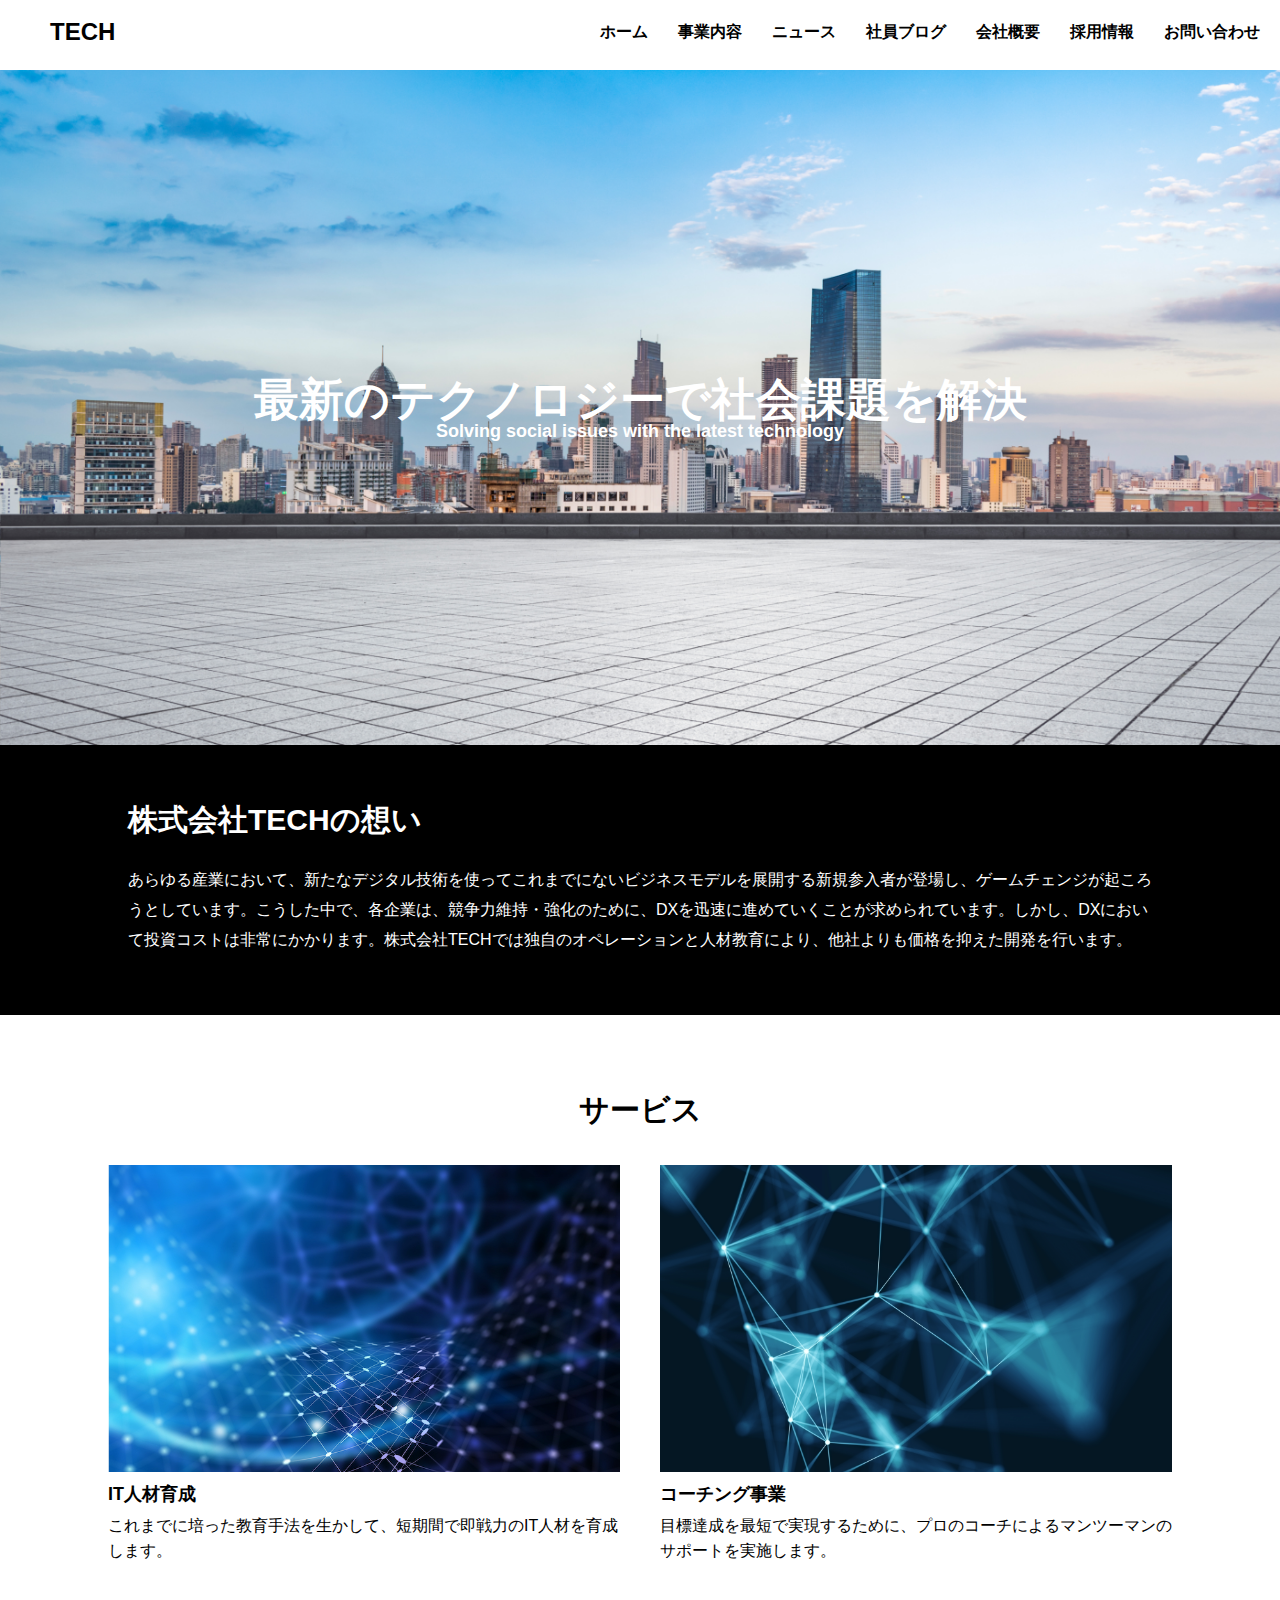
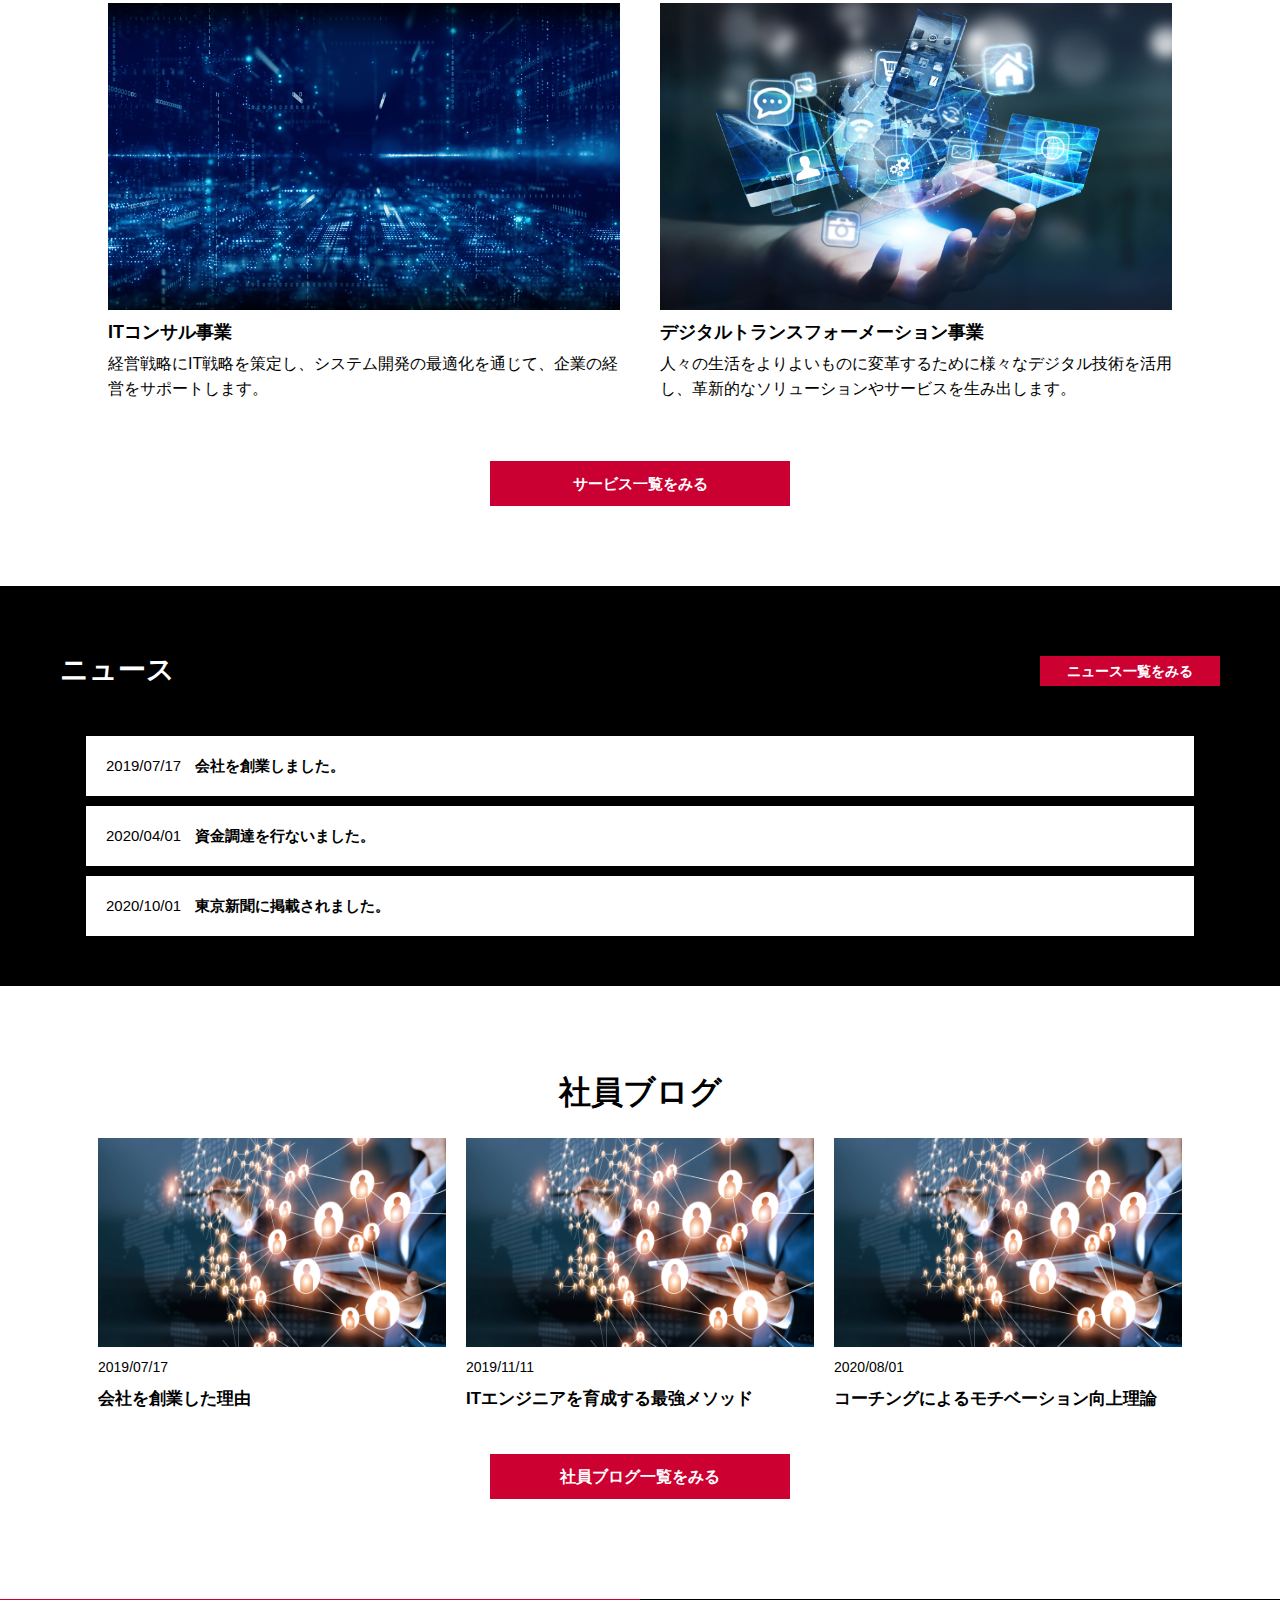
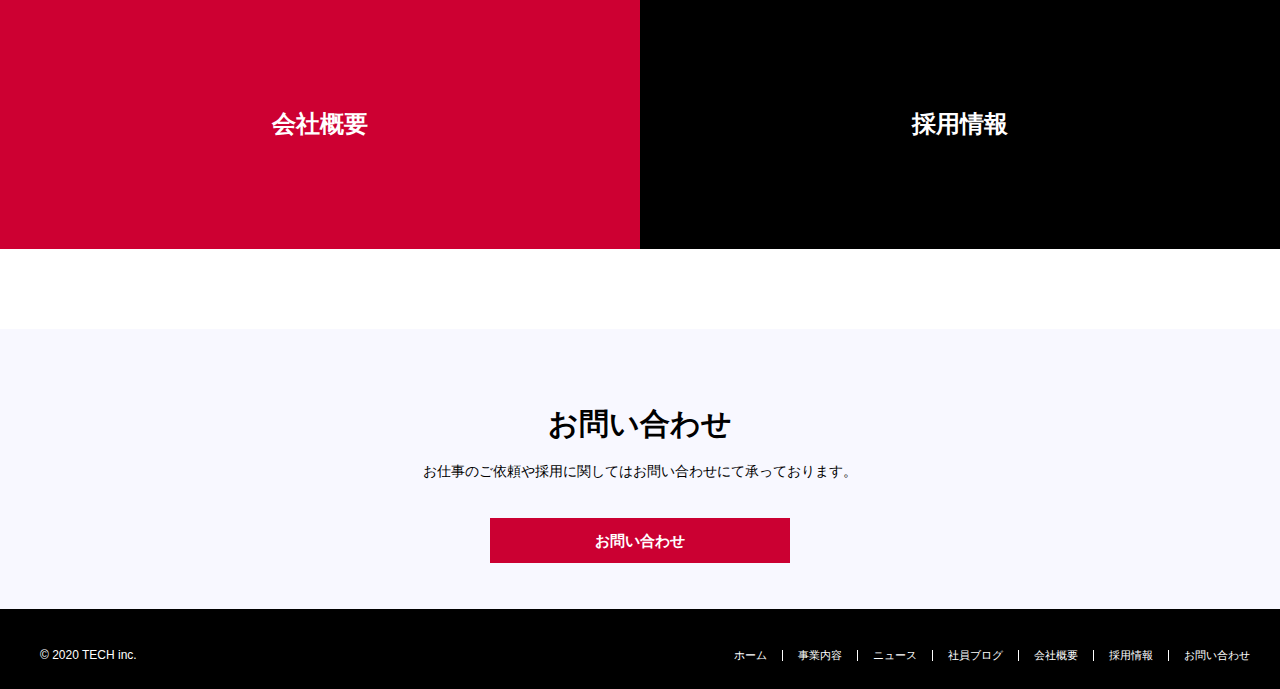
<file: index.html>
<!DOCTYPE html>
<html lang="jp">
<head>
  <meta charset="UTF-8">
  <meta http-equiv="X-UA-Compatible" content="IE=edge">
  <meta name="viewport" content="width=device-width, initial-scale=1.0">
  <title>株式会社TECH</title>
  <link rel="stylesheet" href="css/index.css">
  <link rel="stylesheet" href="css/reset.css">
</head>
<body>
  <header class="header">
    <div class="header-display">
      <div class="header-ttl"><a href="index.html">TECH</a></div>
      <nav class="header-nav">
        <ul class="header-nav-menu">
          <li class="header-nav-item"><a href="index.html">ホーム</a></li>
          <li class="header-nav-item"><a href="service.html">事業内容</a></li>
          <li class="header-nav-item"><a href="news.html">ニュース</a></li>
          <li class="header-nav-item"><a href="blog.html">社員ブログ</a></li>
          <li class="header-nav-item"><a href="company.html">会社概要</a></li>
          <li class="header-nav-item"><a href="recruit.html">採用情報</a></li>
          <li class="header-nav-item"><a href="contact.html">お問い合わせ</a></li>
        </ul>
      </nav>
      <div class="drawer-menu" id="drawer-menu">
        <span class="menu-line-top"></span>
        <span class="menu-line-middle"></span>
        <span class="menu-line-bottom"></span>
      </div>
      <nav class="drawer-menu-nav" id="drawer-menu-nav">
        <ul class="drawer-menu-nav-list">
          <li class="drawer-nav-item"><a href="index.html">ホーム</a></li>
          <li class="drawer-nav-item"><a href="service.html">事業内容</a></li>
          <li class="drawer-nav-item"><a href="news.html">ニュース</a></li>
          <li class="drawer-nav-item"><a href="blog.html">社員ブログ</a></li>
          <li class="drawer-nav-item"><a href="company.html">会社概要</a></li>
          <li class="drawer-nav-item"><a href="recruit.html">採用情報</a></li>
          <li class="drawer-nav-item"><a href="contact.html">お問い合わせ</a></li>
        </ul>
      </nav>
    </div>
  </header>
  <div class="index-top">
    <div class="index-top-text-box">
      <h1 class="index-top-ttl">最新のテクノロジーで社会課題を解決</h1>
      <h2 class="index-top-text">Solving social issues with the latest technology</h2>
    </div>
    </div>
  <section class="index-sub">
    <div class="index-sub-text-box">
      <h2 class="index-sub-ttl">株式会社TECHの想い</h2>
      <p class="index-sub-text">あらゆる産業において、新たなデジタル技術を使ってこれまでにないビジネスモデルを展開する新規参入者が登場し、ゲームチェンジが起ころうとしています。こうした中で、各企業は、競争力維持・強化のために、DXを迅速に進めていくことが求められています。しかし、DXにおいて投資コストは非常にかかります。株式会社TECHでは独自のオペレーションと人材教育により、他社よりも価格を抑えた開発を行います。</p>
    </div>
  </section>
  <section class="index-service">
    <h2 class="index-service-ttl">サービス</h2>
    <div class="index-service-contents">
      <div class="index-service-item">
        <div class="index-service-img">
          <img src="img/service1.png" alt="人材育成">
        </div>
        <h3 class="index-service-text-ttl">IT人材育成</h3>
        <p class="index-service-text">これまでに培った教育手法を生かして、短期間で即戦力のIT人材を育成します。</p>
      </div>
      <div class="index-service-item">
        <div class="index-service-img">
          <img src="img/service2.png" alt="コーチング">
        </div>
        <h3 class="index-service-text-ttl">コーチング事業</h3>
        <p class="index-service-text">目標達成を最短で実現するために、プロのコーチによるマンツーマンのサポートを実施します。</p>
      </div>
      <div class="index-service-item">
        <div class="index-service-img">
          <img src="img/service3.png" alt="ITコンサル">
        </div>
        <h3 class="index-service-text-ttl">ITコンサル事業</h3>
        <p class="index-service-text">経営戦略にIT戦略を策定し、システム開発の最適化を通じて、企業の経営をサポートします。</p>
      </div>
      <div class="index-service-item">
        <div class="index-service-img">
        <img src="img/service4.png" alt="デジタルトランスフォーメーション">
        </div>
        <h3 class="index-service-text-ttl">デジタルトランスフォーメーション事業</h3>
        <p class="index-service-text">人々の生活をよりよいものに変革するために様々なデジタル技術を活用し、革新的なソリューションやサービスを生み出します。</p>
      </div>
    </div>
    <a href="service.html" class="index-service-btn">サービス一覧をみる</a>
  </section>
  <section class="index-news">
    <div class="index-news-box">
      <h2 class="index-news-ttl">ニュース</h2>
      <a href="news.html" class="index-news-btn">ニュース一覧をみる</a>
    </div>
      <a href="#" class="index-news-link">
        <span class="index-news-date">2019/07/17</span>
        <span class="index-news-text">会社を創業しました。</span>
      </a>
      <a href="#" class="index-news-link">
        <span class="index-news-date">2020/04/01</span>
        <span class="index-news-text">資金調達を行ないました。</span>
      </a>
      <a href="#" class="index-news-link">
        <span class="index-news-date">2020/10/01</span>
        <span class="index-news-text">東京新聞に掲載されました。</span>
      </a>
  </section>
  <section class="index-blog">
    <h2 class="index-blog-ttl">社員ブログ</h2>
    <div class="index-blog-item-box">
      <article class="index-blog-item">
        <a href="#" class="index-blog-img">
          <img src="img/blog.png" alt="2019/07/17">
        </a>
        <p class="index-blog-date">2019/07/17</p>
        <a href="#" class="index-blog-text">会社を創業した理由</a>
      </article>
      <article class="index-blog-item">
        <a href="#" class="index-blog-img">
          <img src="img/blog.png" alt="2019/11/11">
        </a>
        <p class="index-blog-date">2019/11/11</p>
        <a href="#" class="index-blog-text">ITエンジニアを育成する最強メソッド</a>
      </article>
      <article class="index-blog-item">
        <a href="#" class="index-blog-img">
          <img src="img/blog.png" alt="2020/08/01">
        </a>
        <p class="index-blog-date">2020/08/01</p>
        <a href="#" class="index-blog-text">コーチングによるモチベーション向上理論</a>
      </article>
    </div>
    <a href="blog.html" class="index-blog-btn">社員ブログ一覧をみる</a>
  </section>
  <section class="index-company-recruit">
    <a href="company.html" class="index-company">会社概要</a>
    <a href="recruit.html" class="index-recruit">採用情報</a>
  </section>
  <aside class="bottom-contact">
    <h2 class="bottom-contact-ttl">お問い合わせ</h2>
    <p class="bottom-contact-text">お仕事のご依頼や採用に関してはお問い合わせにて承っております。</p>
    <a href="contact.html" class="bottom-contact-btn">お問い合わせ</a>
  </aside>
  <footer class="footer">
    <div class="footer-display">
      <small class="footer-copyright">&copy; 2020 TECH inc.</small>
      <nav class="footer-nav">
        <ul class="footer-nav-menu">
          <li class="footer-nav-item"><a href="index.html">ホーム</a></li>
          <li class="footer-nav-item"><a href="service.html">事業内容</a></li>
          <li class="footer-nav-item"><a href="news.html">ニュース</a></li>
          <li class="footer-nav-item"><a href="blog.html">社員ブログ</a></li>
          <li class="footer-nav-item"><a href="company.html">会社概要</a></li>
          <li class="footer-nav-item"><a href="recruit.html">採用情報</a></li>
          <li class="footer-nav-item"><a href="contact.html">お問い合わせ</a></li>
        </ul>
      </nav>
    </div>
  </footer>
  <script src="js/main.js"></script>
</body>
</html>
</file>
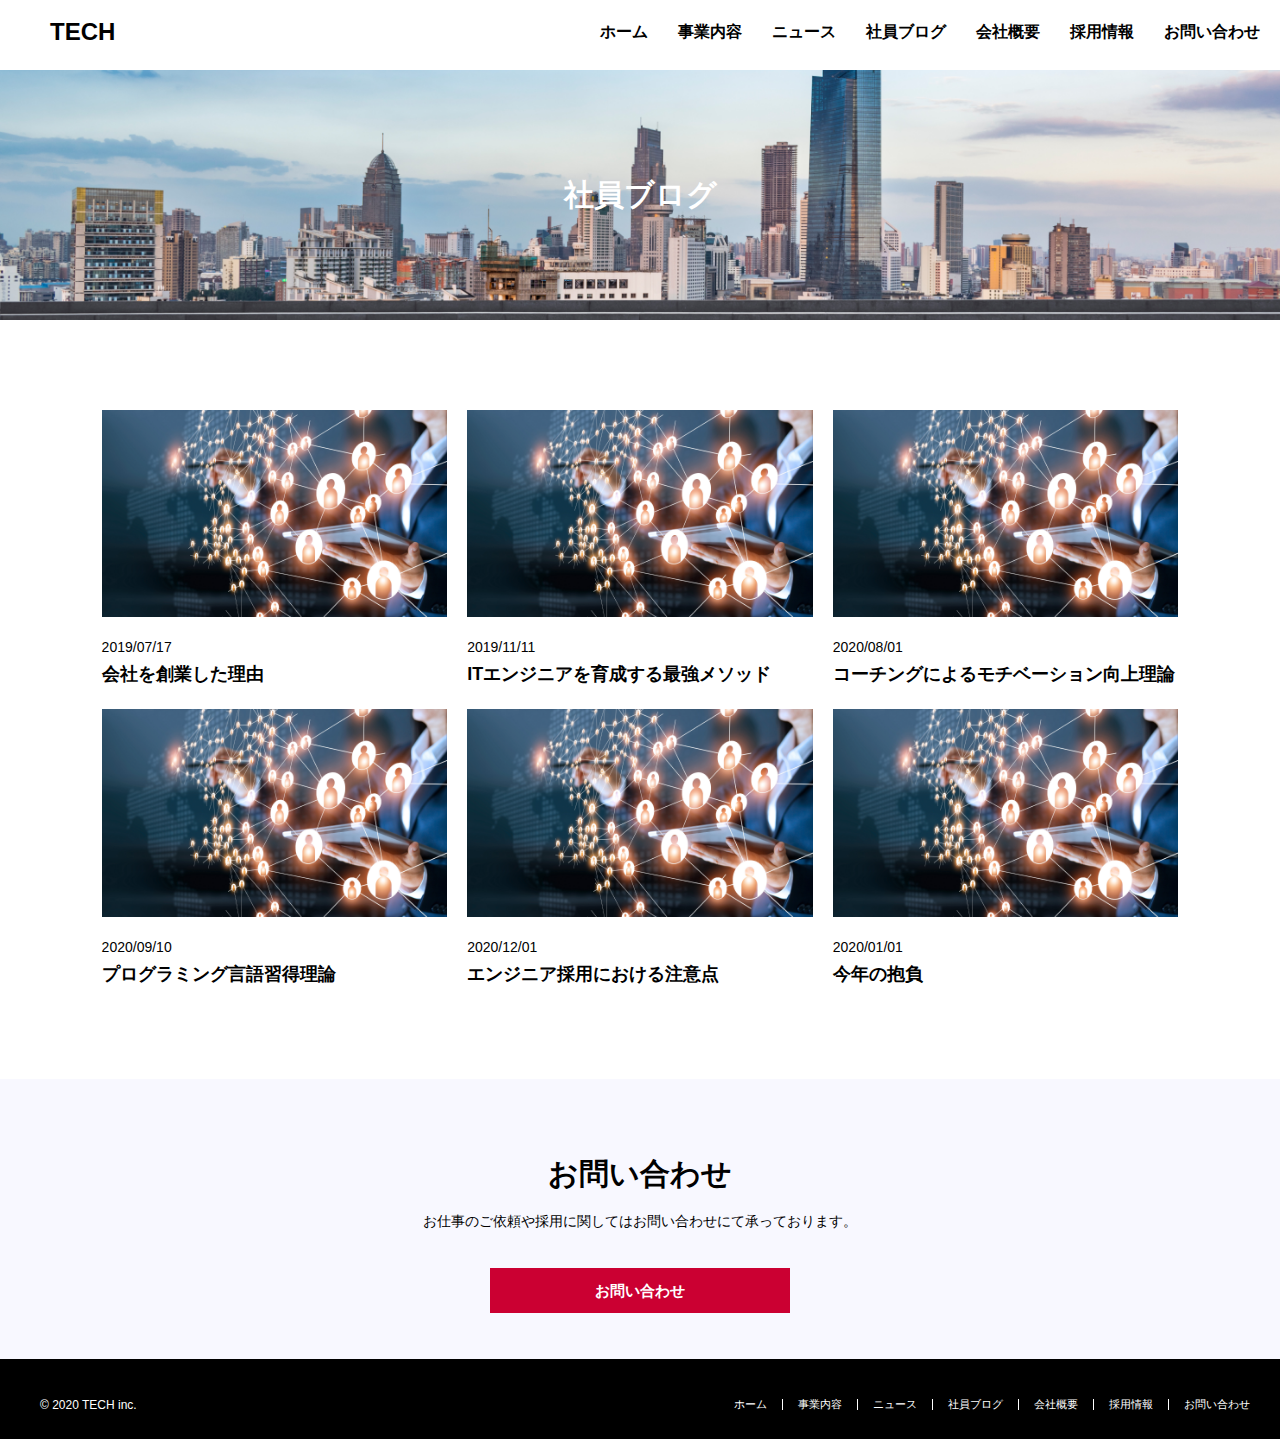
<file: blog.html>
<!DOCTYPE html>
<html lang="jp">
<head>
  <meta charset="UTF-8">
  <meta http-equiv="X-UA-Compatible" content="IE=edge">
  <meta name="viewport" content="width=device-width, initial-scale=1.0">
  <title>株式会社TECH</title>
  <link rel="stylesheet" href="css/blog.css">
  <link rel="stylesheet" href="css/reset.css">
</head>
<body>
  <header class="header">
    <div class="header-display">
      <div class="header-ttl"><a href="index.html">TECH</a></div>
      <nav class="header-nav">
        <ul class="header-nav-menu">
          <li class="header-nav-item"><a href="index.html">ホーム</a></li>
          <li class="header-nav-item"><a href="service.html">事業内容</a></li>
          <li class="header-nav-item"><a href="news.html">ニュース</a></li>
          <li class="header-nav-item"><a href="blog.html">社員ブログ</a></li>
          <li class="header-nav-item"><a href="company.html">会社概要</a></li>
          <li class="header-nav-item"><a href="recruit.html">採用情報</a></li>
          <li class="header-nav-item"><a href="contact.html">お問い合わせ</a></li>
        </ul>
      </nav>
      <div class="drawer-menu" id="drawer-menu">
        <span class="menu-line-top"></span>
        <span class="menu-line-middle"></span>
        <span class="menu-line-bottom"></span>
      </div>
      <nav class="drawer-menu-nav" id="drawer-menu-nav">
        <ul class="drawer-menu-nav-list">
          <li class="drawer-nav-item"><a href="index.html">ホーム</a></li>
          <li class="drawer-nav-item"><a href="service.html">事業内容</a></li>
          <li class="drawer-nav-item"><a href="news.html">ニュース</a></li>
          <li class="drawer-nav-item"><a href="blog.html">社員ブログ</a></li>
          <li class="drawer-nav-item"><a href="company.html">会社概要</a></li>
          <li class="drawer-nav-item"><a href="recruit.html">採用情報</a></li>
          <li class="drawer-nav-item"><a href="contact.html">お問い合わせ</a></li>
        </ul>
      </nav>
    </div>
  </header>
  <!--header-end-->
  <div class="blog-top">
    <h2 class="blog-ttl">社員ブログ</h2>
  </div>
  <div class="blog-box">
    <div class="blog-item">
      <a href="#" class="blog-img">
        <img src="img/blog.png" alt="2019/07/17">
      </a>
      <p class="blog-date">2019/07/17</p>
      <a href="#" class="blog-text">会社を創業した理由</a>
    </div>
    <div class="blog-item">
      <a href="#" class="blog-img">
        <img src="img/blog.png" alt="2019/11/11">
      </a>
      <p class="blog-date">2019/11/11</p>
      <a href="#" class="blog-text">ITエンジニアを育成する最強メソッド</a>
    </div>
    <div class="blog-item">
      <a href="#" class="blog-img">
        <img src="img/blog.png" alt="2019/08/01">
      </a>
      <p class="blog-date">2020/08/01</p>
      <a href="#" class="blog-text">コーチングによるモチベーション向上理論</a>
    </div>
    <div class="blog-item">
      <a href="#" class="blog-img">
        <img src="img/blog.png" alt="2019/09/10">
      </a>
      <p class="blog-date">2020/09/10</p>
      <a href="#" class="blog-text">プログラミング言語習得理論</a>
    </div>
    <div class="blog-item">
      <a href="#" class="blog-img">
        <img src="img/blog.png" alt="2019/12/01">
      </a>
      <p class="blog-date">2020/12/01</p>
      <a href="#" class="blog-text">エンジニア採用における注意点</a>
    </div>
    <div class="blog-item">
      <a href="#" class="blog-img">
        <img src="img/blog.png" alt="2020/01/01">
      </a>
      <p class="blog-date">2020/01/01</p>
      <a href="#" class="blog-text">今年の抱負</a>
    </div>
  </div>
  <!--bottom-->
  <aside class="bottom-contact">
    <h2 class="bottom-contact-ttl">お問い合わせ</h2>
    <p class="bottom-contact-text">お仕事のご依頼や採用に関してはお問い合わせにて承っております。</p>
    <a href="contact.html" class="bottom-contact-btn">お問い合わせ</a>
  </aside>
  
  
  <!--footer-->
  <footer class="footer">
    <div class="footer-display">
      <small class="footer-copyright">&copy; 2020 TECH inc.</small>
      <nav class="footer-nav">
        <ul class="footer-nav-menu">
          <li class="footer-nav-item"><a href="index.html">ホーム</a></li>
          <li class="footer-nav-item"><a href="service.html">事業内容</a></li>
          <li class="footer-nav-item"><a href="news.html">ニュース</a></li>
          <li class="footer-nav-item"><a href="blog.html">社員ブログ</a></li>
          <li class="footer-nav-item"><a href="company.html">会社概要</a></li>
          <li class="footer-nav-item"><a href="recruit.html">採用情報</a></li>
          <li class="footer-nav-item"><a href="contact.html">お問い合わせ</a></li>
        </ul>
      </nav>
    </div>
  </footer>
  <script src="js/main.js"></script>
</body>
</html>
</file>
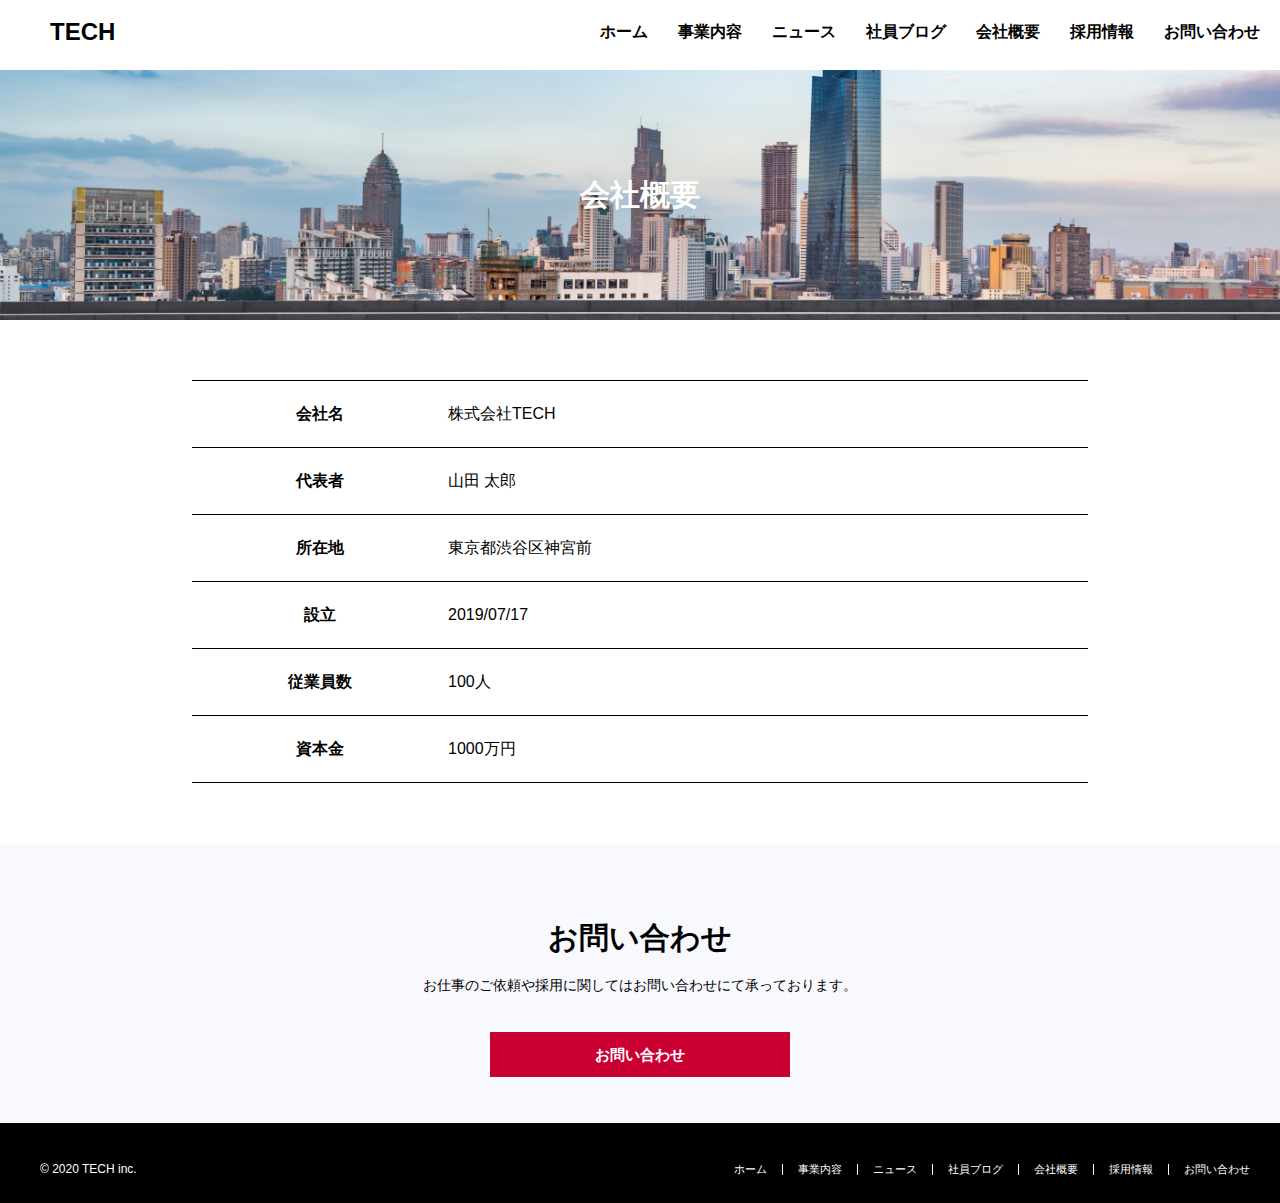
<file: company.html>
<!DOCTYPE html>
<html lang="jp">
<head>
  <meta charset="UTF-8">
  <meta http-equiv="X-UA-Compatible" content="IE=edge">
  <meta name="viewport" content="width=device-width, initial-scale=1.0">
  <title>株式会社TECH</title>
  <link rel="stylesheet" href="css/company.css">
  <link rel="stylesheet" href="css/reset.css">
</head>
<body>
  <header class="header">
    <div class="header-display">
      <div class="header-ttl"><a href="index.html">TECH</a></div>
      <nav class="header-nav">
        <ul class="header-nav-menu">
          <li class="header-nav-item"><a href="index.html">ホーム</a></li>
          <li class="header-nav-item"><a href="service.html">事業内容</a></li>
          <li class="header-nav-item"><a href="news.html">ニュース</a></li>
          <li class="header-nav-item"><a href="blog.html">社員ブログ</a></li>
          <li class="header-nav-item"><a href="company.html">会社概要</a></li>
          <li class="header-nav-item"><a href="recruit.html">採用情報</a></li>
          <li class="header-nav-item"><a href="contact.html">お問い合わせ</a></li>
        </ul>
      </nav>
      <div class="drawer-menu" id="drawer-menu">
        <span class="menu-line-top"></span>
        <span class="menu-line-middle"></span>
        <span class="menu-line-bottom"></span>
      </div>
      <nav class="drawer-menu-nav" id="drawer-menu-nav">
        <ul class="drawer-menu-nav-list">
          <li class="drawer-nav-item"><a href="index.html">ホーム</a></li>
          <li class="drawer-nav-item"><a href="service.html">事業内容</a></li>
          <li class="drawer-nav-item"><a href="news.html">ニュース</a></li>
          <li class="drawer-nav-item"><a href="blog.html">社員ブログ</a></li>
          <li class="drawer-nav-item"><a href="company.html">会社概要</a></li>
          <li class="drawer-nav-item"><a href="recruit.html">採用情報</a></li>
          <li class="drawer-nav-item"><a href="contact.html">お問い合わせ</a></li>
        </ul>
      </nav>
    </div>
  </header>
  <!--header-end-->
  <div class="company-top">
    <h2 class="company-ttl">
      会社概要
    </h2>
  </div>
  <table class="company-table">
    <tr>
      <th class="company-table-name">会社名</th>
      <td class="company-table-explanation">株式会社TECH</td>
    </tr>
    <tr>
      <th class="company-table-name">代表者</th>
      <td class="company-table-explanation">山田 太郎</td>
    </tr>
    <tr>
      <th class="company-table-name">所在地</th>
      <td class="company-table-explanation">東京都渋谷区神宮前</td>
    </tr>
    <tr>
      <th class="company-table-name">設立</th>
      <td class="company-table-explanation">2019/07/17</td>
    </tr>
    <tr>
      <th class="company-table-name">従業員数</th>
      <td class="company-table-explanation">100人</td>
    </tr>
    <tr>
      <th class="company-table-name">資本金</th>
      <td class="company-table-explanation">1000万円</td>
    </tr>
  </table>
  <!--bottom-->
  <aside class="bottom-contact">
    <h2 class="bottom-contact-ttl">お問い合わせ</h2>
    <p class="bottom-contact-text">お仕事のご依頼や採用に関してはお問い合わせにて承っております。</p>
    <a href="contact.html" class="bottom-contact-btn">お問い合わせ</a>
  </aside>
  
  
  <!--footer-->
  <footer class="footer">
    <div class="footer-display">
      <small class="footer-copyright">&copy; 2020 TECH inc.</small>
      <nav class="footer-nav">
        <ul class="footer-nav-menu">
          <li class="footer-nav-item"><a href="index.html">ホーム</a></li>
          <li class="footer-nav-item"><a href="service.html">事業内容</a></li>
          <li class="footer-nav-item"><a href="news.html">ニュース</a></li>
          <li class="footer-nav-item"><a href="blog.html">社員ブログ</a></li>
          <li class="footer-nav-item"><a href="company.html">会社概要</a></li>
          <li class="footer-nav-item"><a href="recruit.html">採用情報</a></li>
          <li class="footer-nav-item"><a href="contact.html">お問い合わせ</a></li>
        </ul>
      </nav>
    </div>
  </footer>
  <script src="js/main.js"></script>
</body>
</html>
</file>
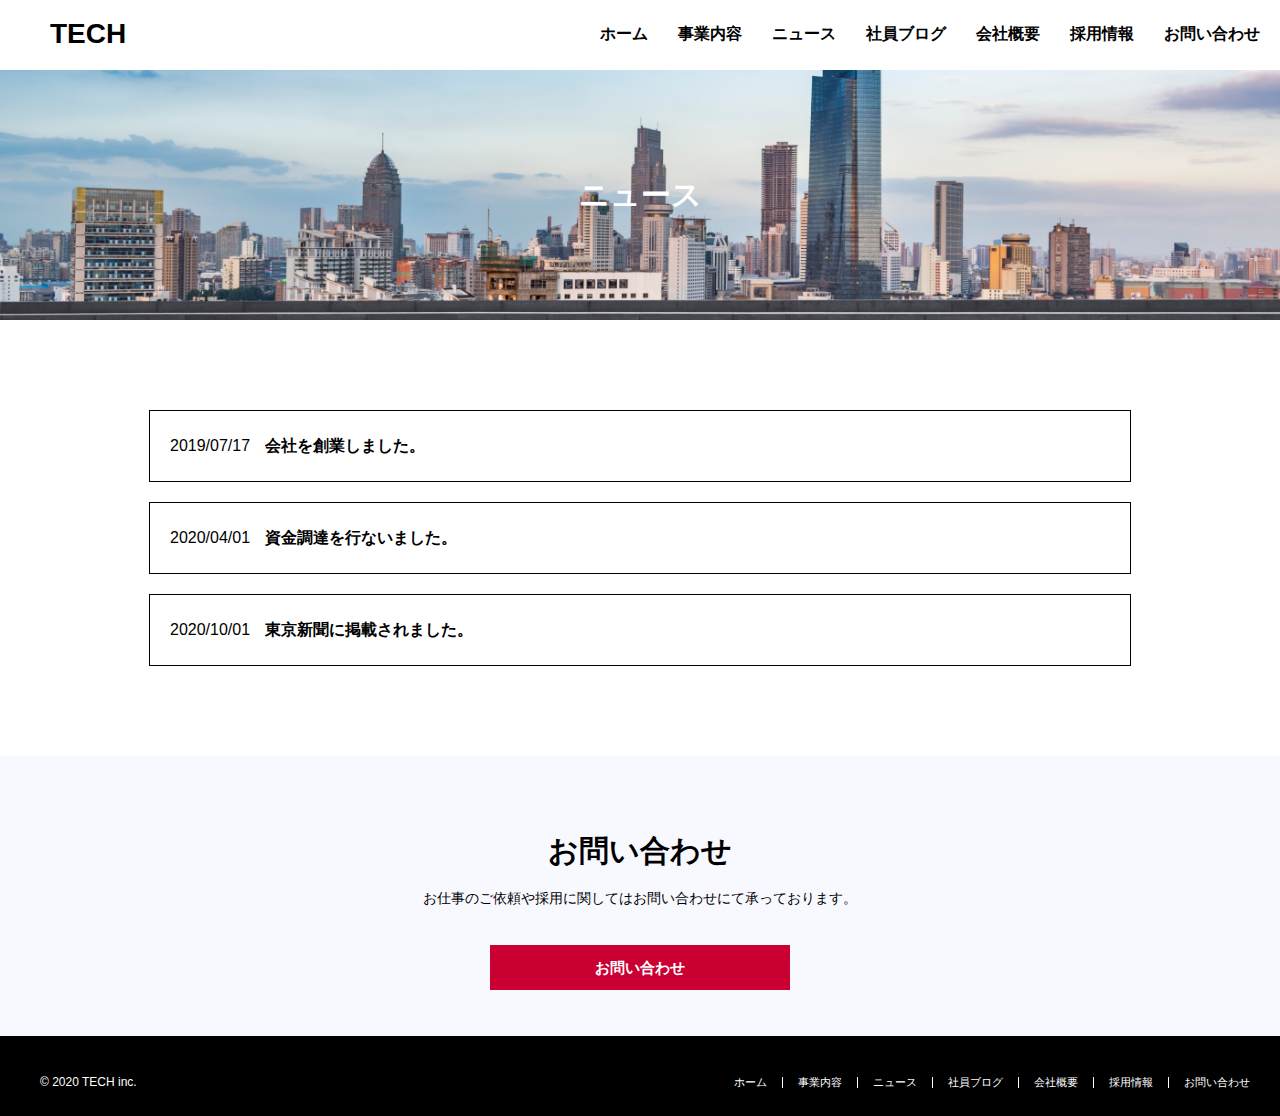
<file: news.html>
<!DOCTYPE html>
<html lang="en">
<head>
  <meta charset="UTF-8">
  <meta http-equiv="X-UA-Compatible" content="IE=edge">
  <meta name="viewport" content="width=device-width, initial-scale=1.0">
  <title>株式会社TECH</title>
  <link rel="stylesheet" href="css/news.css">
  <link rel="stylesheet" href="css/reset.css">
</head>
<body>
  <header class="header">
    <div class="header-display">
      <div class="header-ttl"><a href="index.html">TECH</a></div>
      <nav class="header-nav">
        <ul class="header-nav-menu">
          <li class="header-nav-item"><a href="index.html">ホーム</a></li>
          <li class="header-nav-item"><a href="service.html">事業内容</a></li>
          <li class="header-nav-item"><a href="news.html">ニュース</a></li>
          <li class="header-nav-item"><a href="blog.html">社員ブログ</a></li>
          <li class="header-nav-item"><a href="company.html">会社概要</a></li>
          <li class="header-nav-item"><a href="recruit.html">採用情報</a></li>
          <li class="header-nav-item"><a href="contact.html">お問い合わせ</a></li>
        </ul>
      </nav>
      <div class="drawer-menu" id="drawer-menu">
        <span class="menu-line-top"></span>
        <span class="menu-line-middle"></span>
        <span class="menu-line-bottom"></span>
      </div>
      <nav class="drawer-menu-nav" id="drawer-menu-nav">
        <ul class="drawer-menu-nav-list">
          <li class="drawer-nav-item"><a href="index.html">ホーム</a></li>
          <li class="drawer-nav-item"><a href="service.html">事業内容</a></li>
          <li class="drawer-nav-item"><a href="news.html">ニュース</a></li>
          <li class="drawer-nav-item"><a href="blog.html">社員ブログ</a></li>
          <li class="drawer-nav-item"><a href="company.html">会社概要</a></li>
          <li class="drawer-nav-item"><a href="recruit.html">採用情報</a></li>
          <li class="drawer-nav-item"><a href="contact.html">お問い合わせ</a></li>
        </ul>
      </nav>
    </div>
  </header>
  <!--header-end-->
  <div class="news-top">
    <h2 class="news-ttl">
      ニュース
    </h2>
  </div>
  <div class="news-contents">
    <a href="#" class="news-link">
      <span class="news-date">2019/07/17</span>
      <span class="news-text">会社を創業しました。</span>
    </a>
    <a href="#" class="news-link">
      <span class="news-date">2020/04/01</span>
      <span class="news-text">資金調達を行ないました。</span>
    </a>
    <a href="#" class="news-link">
      <span class="news-date">2020/10/01</span>
      <span class="news-text">東京新聞に掲載されました。</span>
    </a>
  </div>
  <!--bottom-->
  <aside class="bottom-contact">
    <h2 class="bottom-contact-ttl">お問い合わせ</h2>
    <p class="bottom-contact-text">お仕事のご依頼や採用に関してはお問い合わせにて承っております。</p>
    <a href="contact.html" class="bottom-contact-btn">お問い合わせ</a>
  </aside>
  
  
  <!--footer-->
  <footer class="footer">
    <div class="footer-display">
      <small class="footer-copyright">&copy; 2020 TECH inc.</small>
      <nav class="footer-nav">
        <ul class="footer-nav-menu">
          <li class="footer-nav-item"><a href="index.html">ホーム</a></li>
          <li class="footer-nav-item"><a href="service.html">事業内容</a></li>
          <li class="footer-nav-item"><a href="news.html">ニュース</a></li>
          <li class="footer-nav-item"><a href="blog.html">社員ブログ</a></li>
          <li class="footer-nav-item"><a href="company.html">会社概要</a></li>
          <li class="footer-nav-item"><a href="recruit.html">採用情報</a></li>
          <li class="footer-nav-item"><a href="contact.html">お問い合わせ</a></li>
        </ul>
      </nav>
    </div>
  </footer>
  <script src="js/main.js"></script>
</body>
</html>
</file>
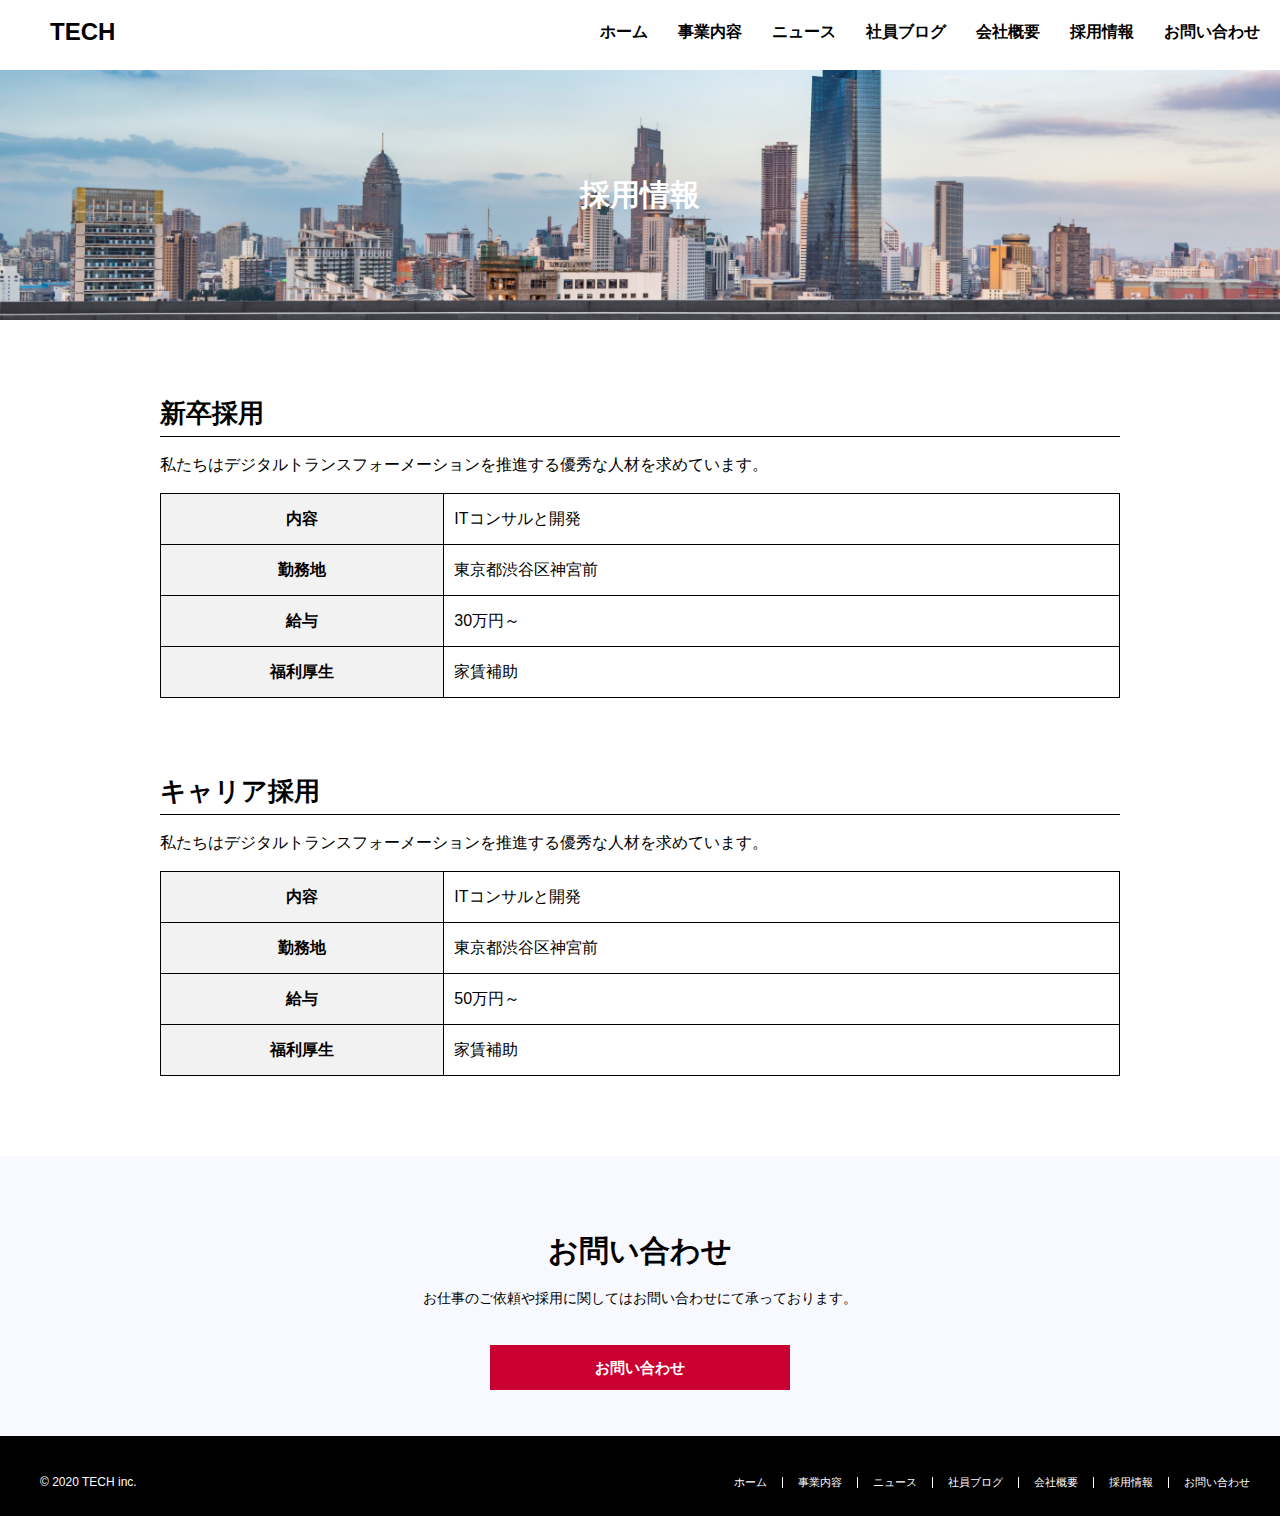
<file: recruit.html>
<!DOCTYPE html>
<html lang="jp">
<head>
  <meta charset="UTF-8">
  <meta http-equiv="X-UA-Compatible" content="IE=edge">
  <meta name="viewport" content="width=device-width, initial-scale=1.0">
  <title>株式会社TECH</title>
  <link rel="stylesheet" href="css/recruit.css">
  <link rel="stylesheet" href="css/reset.css">
</head>
<body>
  <header class="header">
    <div class="header-display">
      <div class="header-ttl"><a href="index.html">TECH</a></div>
      <nav class="header-nav">
        <ul class="header-nav-menu">
          <li class="header-nav-item"><a href="index.html">ホーム</a></li>
          <li class="header-nav-item"><a href="service.html">事業内容</a></li>
          <li class="header-nav-item"><a href="news.html">ニュース</a></li>
          <li class="header-nav-item"><a href="blog.html">社員ブログ</a></li>
          <li class="header-nav-item"><a href="company.html">会社概要</a></li>
          <li class="header-nav-item"><a href="recruit.html">採用情報</a></li>
          <li class="header-nav-item"><a href="contact.html">お問い合わせ</a></li>
        </ul>
      </nav>
      <div class="drawer-menu" id="drawer-menu">
        <span class="menu-line-top"></span>
        <span class="menu-line-middle"></span>
        <span class="menu-line-bottom"></span>
      </div>
      <nav class="drawer-menu-nav" id="drawer-menu-nav">
        <ul class="drawer-menu-nav-list">
          <li class="drawer-nav-item"><a href="index.html">ホーム</a></li>
          <li class="drawer-nav-item"><a href="service.html">事業内容</a></li>
          <li class="drawer-nav-item"><a href="news.html">ニュース</a></li>
          <li class="drawer-nav-item"><a href="blog.html">社員ブログ</a></li>
          <li class="drawer-nav-item"><a href="company.html">会社概要</a></li>
          <li class="drawer-nav-item"><a href="recruit.html">採用情報</a></li>
          <li class="drawer-nav-item"><a href="contact.html">お問い合わせ</a></li>
        </ul>
      </nav>
    </div>
  </header>
  <!--header-end-->
  <div class="recruit-top">
    <h2 class="recruit-ttl">採用情報</h2>
  </div>
  <div class="recruit-box">
    <div class="recruit-graduate">
      <h3 class="recruit-graduate-ttl">新卒採用</h3>
      <p class="recruit-graduate-text">私たちはデジタルトランスフォーメーションを推進する優秀な人材を求めています。</p>
      <table class="recruit-graduate-table">
        <tr>
          <th class="recruit-graduate-table-name">内容
          </th>
          <td class="recruit-graduate-table-explanation">ITコンサルと開発</td>
        </tr>
        <tr>
          <th class="recruit-graduate-table-name">勤務地</th>
          <td class="recruit-graduate-table-explanation">東京都渋谷区神宮前</td>
        </tr>
        <tr>
          <th class="recruit-graduate-table-name">給与</th>
          <td class="recruit-graduate-table-explanation">30万円～</td>
        </tr>
        <tr>
          <th class="recruit-graduate-table-name">福利厚生</th>
          <td class="recruit-graduate-table-explanation">家賃補助</td>
        </tr>
      </table>
    </div>
    <div class="recruit-career">
      <h3 class="recruit-career-ttl">キャリア採用</h3>
      <p class="recruit-career-text">私たちはデジタルトランスフォーメーションを推進する優秀な人材を求めています。</p>
      <table class="recruit-career-table">
        <tr>
          <th class="recruit-career-table-name">内容</th>
          <td class="recruit-career-table-explanation">ITコンサルと開発</td>
        </tr>
        <tr>
          <th class="recruit-career-table-name">勤務地</th>
          <td class="recruit-career-table-explanation">東京都渋谷区神宮前</td>
        </tr>
        <tr>
          <th class="recruit-career-table-name">給与</th>
          <td class="recruit-career-table-explanation">50万円～</td>
        </tr>
        <tr>
          <th class="recruit-career-table-name">福利厚生</th>
          <td class="recruit-career-table-explanation">家賃補助</td>
        </tr>
      </table>
    </div>
  </div>
  <!--bottom-->
  <aside class="bottom-contact">
    <h2 class="bottom-contact-ttl">お問い合わせ</h2>
    <p class="bottom-contact-text">お仕事のご依頼や採用に関してはお問い合わせにて承っております。</p>
    <a href="contact.html" class="bottom-contact-btn">お問い合わせ</a>
  </aside>
  
  
  <!--footer-->
  <footer class="footer">
    <div class="footer-display">
      <small class="footer-copyright">&copy; 2020 TECH inc.</small>
      <nav class="footer-nav">
        <ul class="footer-nav-menu">
          <li class="footer-nav-item"><a href="index.html">ホーム</a></li>
          <li class="footer-nav-item"><a href="service.html">事業内容</a></li>
          <li class="footer-nav-item"><a href="news.html">ニュース</a></li>
          <li class="footer-nav-item"><a href="blog.html">社員ブログ</a></li>
          <li class="footer-nav-item"><a href="company.html">会社概要</a></li>
          <li class="footer-nav-item"><a href="recruit.html">採用情報</a></li>
          <li class="footer-nav-item"><a href="contact.html">お問い合わせ</a></li>
        </ul>
      </nav>
    </div>
  </footer>
  <script src="js/main.js"></script>
</body>
</html>
</file>
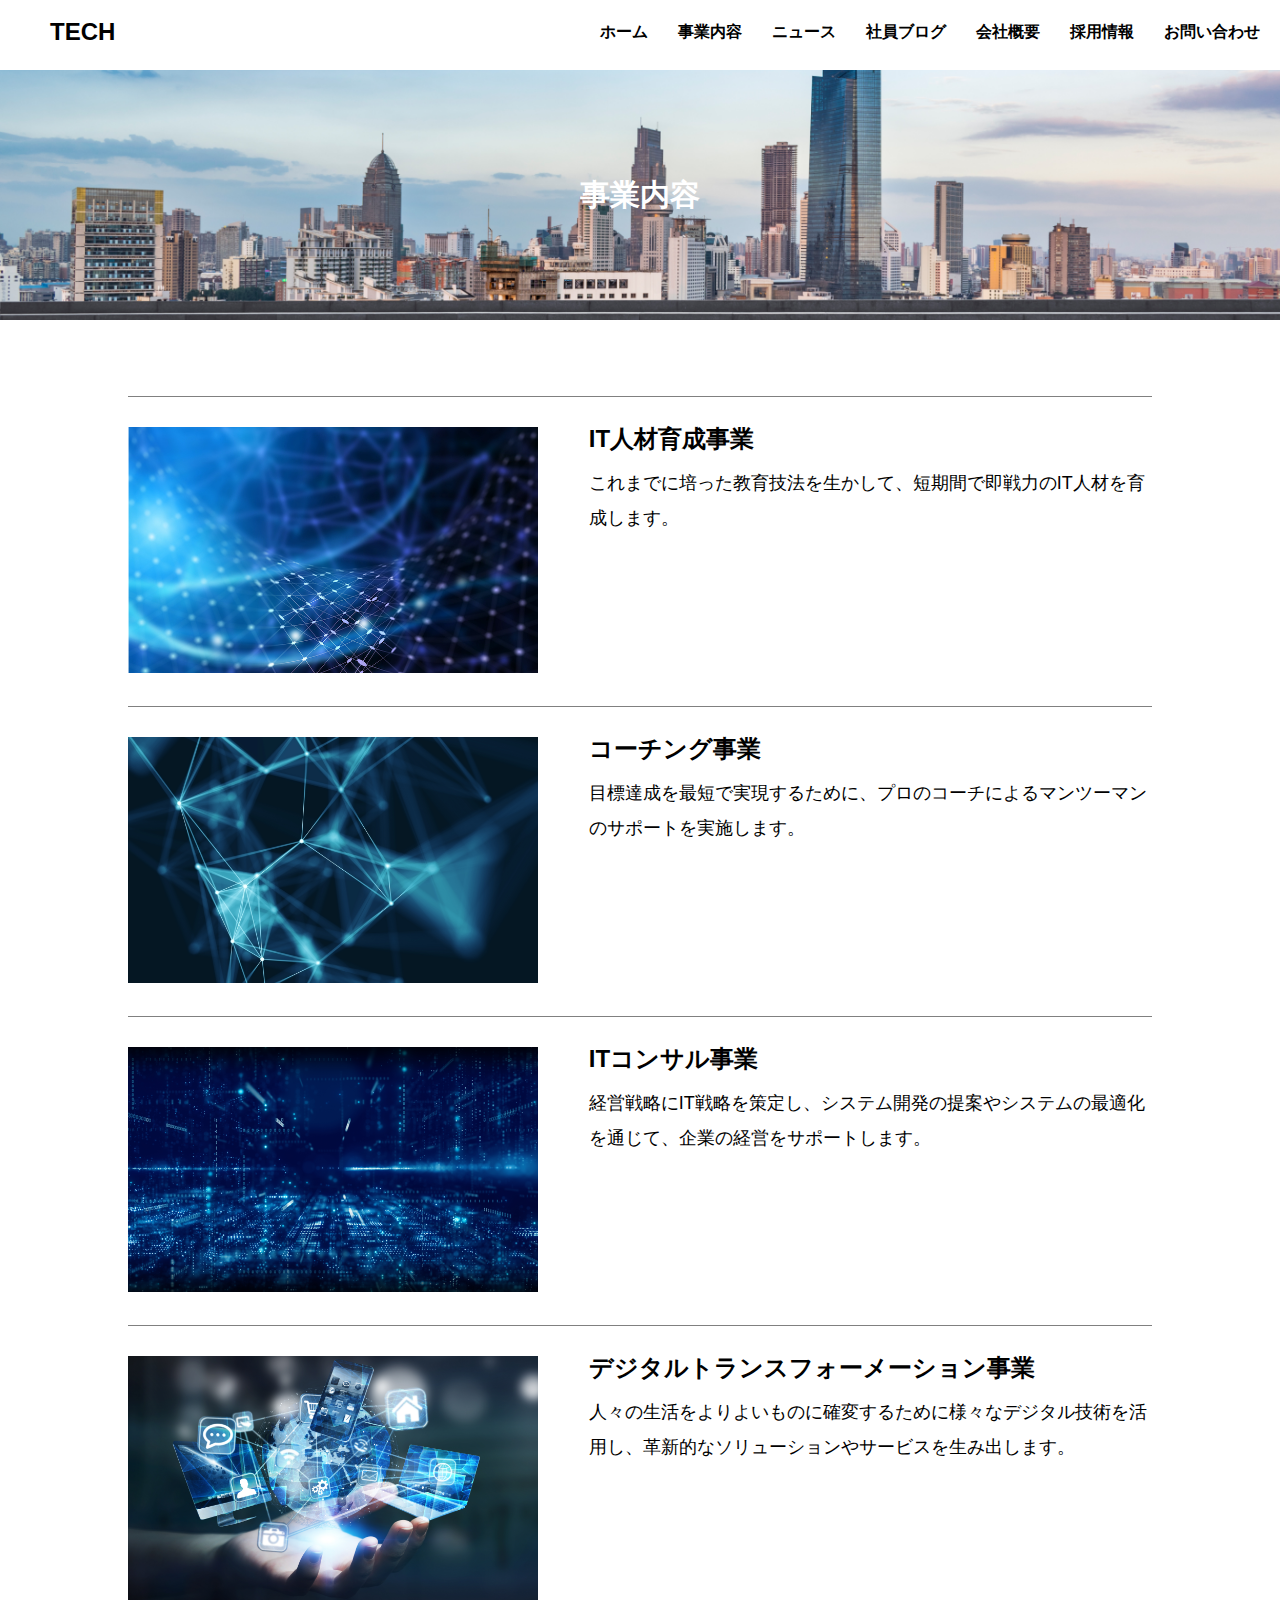
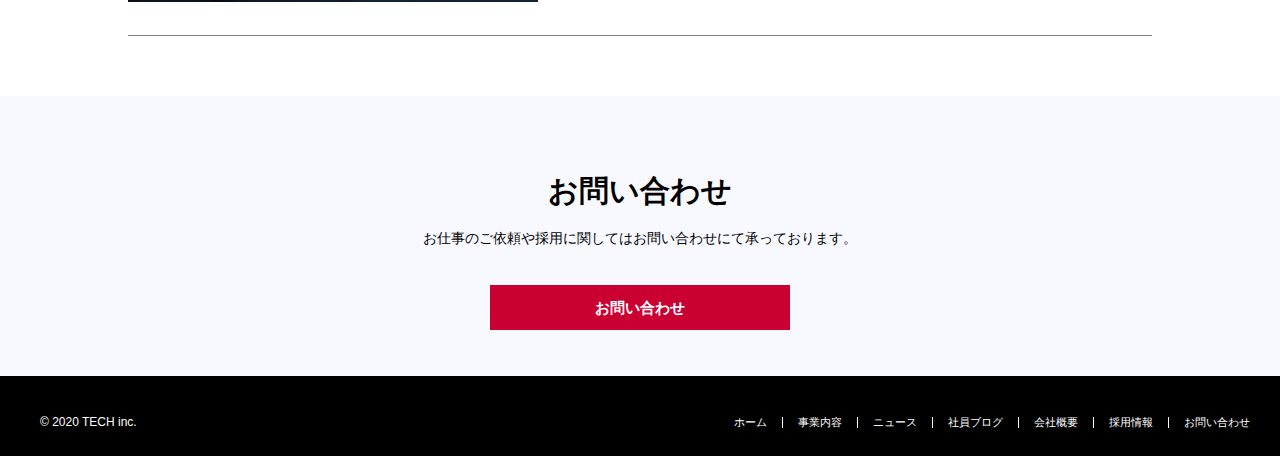
<file: service.html>
<!DOCTYPE html>
<html lang="jp">
<head>
  <meta charset="UTF-8">
  <meta http-equiv="X-UA-Compatible" content="IE=edge">
  <meta name="viewport" content="width=device-width, initial-scale=1.0">
  <title>株式会社TECH</title>
  <link rel="stylesheet" href="css/service.css">
  <link rel="stylesheet"
  href="css/reset.css">
</head>
<body>
  <header class="header">
    <div class="header-display">
      <div class="header-ttl"><a href="index.html">TECH</a></div>
      <nav class="header-nav">
        <ul class="header-nav-menu">
          <li class="header-nav-item"><a href="index.html">ホーム</a></li>
          <li class="header-nav-item"><a href="service.html">事業内容</a></li>
          <li class="header-nav-item"><a href="news.html">ニュース</a></li>
          <li class="header-nav-item"><a href="blog.html">社員ブログ</a></li>
          <li class="header-nav-item"><a href="company.html">会社概要</a></li>
          <li class="header-nav-item"><a href="recruit.html">採用情報</a></li>
          <li class="header-nav-item"><a href="contact.html">お問い合わせ</a></li>
        </ul>
      </nav>
      <div class="drawer-menu" id="drawer-menu">
        <span class="menu-line-top"></span>
        <span class="menu-line-middle"></span>
        <span class="menu-line-bottom"></span>
      </div>
      <nav class="drawer-menu-nav" id="drawer-menu-nav">
        <ul class="drawer-menu-nav-list">
          <li class="drawer-nav-item"><a href="index.html">ホーム</a></li>
          <li class="drawer-nav-item"><a href="service.html">事業内容</a></li>
          <li class="drawer-nav-item"><a href="news.html">ニュース</a></li>
          <li class="drawer-nav-item"><a href="blog.html">社員ブログ</a></li>
          <li class="drawer-nav-item"><a href="company.html">会社概要</a></li>
          <li class="drawer-nav-item"><a href="recruit.html">採用情報</a></li>
          <li class="drawer-nav-item"><a href="contact.html">お問い合わせ</a></li>
        </ul>
      </nav>
    </div>
  </header>
  <!--header-end-->
  <div class="service-top">
    <h2 class="service-ttl">
      事業内容
    </h2>
  </div>
　<div class="service-contents">
    <div class="service-contents-menu">
      <div class="service-item">
        <div class="service-item-img">
          <img src="img/service1.png" alt="IT人材育成事業">
        </div>
        <div class="service-text-box">
          <h3 class="service-item-ttl">IT人材育成事業</h3>
          <div class="service-text">
            これまでに培った教育技法を生かして、短期間で即戦力のIT人材を育成します。
          </div>
        </div>
      </div>
      <div class="service-item">
        <div class="service-item-img">
          <img src="img/service2.png" alt="コーチング事業">
        </div>
        <div class="service-text-box">
          <h3 class="service-item-ttl">コーチング事業</h3>
          <div class="service-text">
          目標達成を最短で実現するために、プロのコーチによるマンツーマンのサポートを実施します。
          </div>
        </div>
      </div>
      <div class="service-item">
        <div class="service-item-img">
          <img src="img/service3.png" alt="ITコンサル事業">
        </div>
        <div class="service-text-box">
          <h3 class="service-item-ttl">
          ITコンサル事業
          </h3>
          <div class="service-text">
          経営戦略にIT戦略を策定し、システム開発の提案やシステムの最適化を通じて、企業の経営をサポートします。
          </div>
        </div>
      </div>
      <div class="service-item">
        <div class="service-item-img">
          <img src="img/service4.png" alt="デジタルトランスフォーメーション事業">
        </div>
        <div class="service-text-box">
          <h3 class="service-item-ttl">デジタルトランスフォーメーション事業</h3>
          <div class="service-text">
          人々の生活をよりよいものに確変するために様々なデジタル技術を活用し、革新的なソリューションやサービスを生み出します。
          </div>
        </div>
      </div>
    </div>
  </div>

  <!--bottom-->
  <aside class="bottom-contact">
    <h2 class="bottom-contact-ttl">お問い合わせ</h2>
    <p class="bottom-contact-text">お仕事のご依頼や採用に関してはお問い合わせにて承っております。</p>
    <a href="contact.html" class="bottom-contact-btn">お問い合わせ</a>
  </aside>


  <!--footer-->
  <footer class="footer">
    <div class="footer-display">
      <small class="footer-copyright">&copy; 2020 TECH inc.</small>
      <nav class="footer-nav">
        <ul class="footer-nav-menu">
          <li class="footer-nav-item"><a href="index.html">ホーム</a></li>
          <li class="footer-nav-item"><a href="service.html">事業内容</a></li>
          <li class="footer-nav-item"><a href="news.html">ニュース</a></li>
          <li class="footer-nav-item"><a href="blog.html">社員ブログ</a></li>
          <li class="footer-nav-item"><a href="company.html">会社概要</a></li>
          <li class="footer-nav-item"><a href="recruit.html">採用情報</a></li>
          <li class="footer-nav-item"><a href="contact.html">お問い合わせ</a></li>
        </ul>
      </nav>
    </div>
  </footer>
  <script src="js/main.js"></script>
</body>
</html>
</file>
<file: css/index.css>
body {
font-family: "Hiragino Kaku Gothic Pro", "ヒラギノ角ゴ Pro",
"Yu Gothic Medium", "游ゴシック Medium", sans-serif;
}
a {
  text-decoration: none;
  color: inherit;
}
.header {
  height: 70px;
  width: 100%;
  background-color: #fff;
  color: #000;
  position: sticky;
  top: 0;
  left: 0;
  margin: 0px;
  z-index: 5;
}
.header-display {
  display: flex;
  justify-content: space-between;
  align-items: center;
  padding: 20px;
}
.header-ttl {
  font-size: 24px;
  width: 70px;
  font-weight: bold;
  padding-left: 30px;
}
.header-ttl:hover {
  transition: 0.3s;
  opacity: 0.5;
}
.header-nav-menu {
  display: flex;
  font-weight: bold;
}
.header-nav-item:not(:last-child) {
  margin-right: 30px;
}
.header-nav-item:hover {
  transition: 0.3s;
  opacity: 0.5;
}
.drawer-menu {
  display: none;
}
.drawer-menu-nav {
  display: none;
}

@media screen and (max-width: 768px) {
  .header-nav {
    display: none;
  }
}
@media screen and (max-width: 768px) {
  .drawer-menu-nav {
    display: block;
    position: absolute;
    height: 100vh;
    width: 100vw;
    left: -100%;
    top: 0;
    background: white;
    transition: 0.7s;
  }
  .drawer-menu-nav-list {
    padding-top: 80px;
    text-align: center;
    font-size: 18px;
  }
  .drawer-nav-item {
    list-style-type: none;
    margin-top: 50px;
    color: blue;
  }
  .drawer-menu {
    display: inline-block;
    width: 36px;
    height: 32px;
    cursor: pointer;
    position: relative;
    z-index: 99;
  }
  .menu-line-top,
  .menu-line-middle,
  .menu-line-bottom {
    display: inline-block;
    width: 100%;
    height: 4px;
    background-color: #000;
    position: absolute;
    transition: 0.5s;
  }
  .menu-line-top {
    top: 0;
  }
  .menu-line-middle {
    top: 14px;
  }
  .menu-line-bottom {
    bottom: 0;
  }
  .drawer-menu.open span:nth-of-type(1) {
    top: 14px;
    transform: rotate(45deg);
  }
  .drawer-menu.open span:nth-of-type(2) {
    opacity: 0;
  }
  .drawer-menu.open span:nth-of-type(3) {
    top: 14px;
    transform: rotate(-45deg);
  }
  .in {
    transform: translateX(100%);
  }
}

.index-top {
  background: url(../img/mv.png) no-repeat center/cover;
  height: 75vh;
  width: 100%;
  color: #fff;
  position: relative;
}
.index-top-text-box {
  position: absolute;
  top: 50%;
  left: 50%;
  transform: translate(-50%, -50%);
  text-align: center;
  width: 80vw;
}
.index-top-ttl {
  font-size: 45px;
}
.index-top-text {
  font-size: 18px;
}
.index-sub {
  background-color: #000;
  color: #fff;
  padding: 60px 0;
}
.index-sub-text-box {
  width: 80vw;
  margin: 0 auto;
}
.index-sub-ttl {
  font-size: 30px;
}
.index-sub-text {
  font-size: 16px;
  padding-top: 30px;
  line-height: 30px;
}

.index-service {
  width: 100%;
  margin: 80px auto;
}
.index-service-ttl {
  font-size: 30px;
  text-align: center;
  margin-bottom: 20px;
}
.index-service-contents {
  display: flex;
  flex-wrap: wrap;
  justify-content: center;
}
.index-service-item {
  width: 40%;
  margin: 20px;
}
.index-service-item img {
  width: 100%;
}
.index-service-text-ttl {
  font-size: 18px;
  margin: 10px 0;
}
.index-service-text {
  line-height: 25px;
}
.index-service-btn {
  display: block;
  background-color: #cb0032;
  color: #fff;
  font-weight: bold;
  font-size: 15px;
  width: 300px;
  height: 45px;
  text-align: center;
  margin: 40px auto;
  line-height: 45px;
}
.index-service-btn:hover {
  transition: 0.3s;
  opacity: 0.5;
}
@media screen and (max-width: 768px) {
  .index-service {
    width: 90%;
  }
  .index-service-item {
    width: 100%;
  }
  .drawer-nav-item:hover {
    transition: 0.3s;
    opacity: 0.7;
  }
}

.index-news {
  background-color: #000;
  height: 400px;
}
.index-news-ttl {
  color: #fff;
  font-size: 28px;
}
.index-news-btn {
  background-color: #cd0032;
  color: #fff;
  height: 30px;
  width: 180px;
  text-align: center;
  line-height: 30px;
  font-size: 14px;
  font-weight: bold;
}
.index-news-btn:hover {
  transition: 0.3s;
  opacity: 0.7;
}
.index-news-box {
  display: flex;
  justify-content: space-between;
  padding-top: 70px;
  padding-left: 60px;
  padding-right: 60px;
  margin-bottom: 50px;
}
.index-news-link {
  margin: 10px auto;
  background-color: #fff;
  display: block;
  height: 60px;
  width: 85%;
  line-height: 60px;
  padding-left: 20px;
  font-size: 15px;
}
.index-news-link:hover {
  transition: 0.3s;
  opacity: 0.7;
}
.index-news-text {
  font-weight: bold;
  padding-left: 10px;
}
.index-blog {
  padding: 60px;
  margin: 0 auto;
}
.index-blog-ttl {
  text-align: center;
  font-size: 32px;
  margin: 30px auto;
}
.index-blog-item-box {
  display: flex;
  flex-wrap: wrap;
  justify-content: center;
}
.index-blog-item {
  width: 30%;
  padding: 0 10px;
}
.index-blog-img img {
  width: 100%;
}
.index-blog-img:hover {
  transition: 0.3s;
  opacity: 0.5;
}
.index-blog-date {
  margin: 10px 0;
  font-size: 14px;
}
.index-blog-text {
  font-weight: bold;
  line-height: 30px;
  font-size: 17px;
}
.index-blog-text:hover {
  transition: 0.3s;
  opacity: 0.5;
}
.index-blog-btn {
  display: block;
  background-color: #cd0032;
  color: #fff;
  width: 300px;
  height: 45px;
  text-align: center;
  font-weight: bold;
  line-height: 45px;
  margin: 40px auto;
}
.index-blog-btn:hover {
  transition: 0.3s;
  opacity: 0.5;
}
@media screen and (max-width: 768px) {
  .index-blog-item {
    width: 90%;
  }
}

.index-company-recruit {
  display: flex;
  align-items: center;
  width: 100%;
  text-align: center;
  margin-bottom: 80px;
}
.index-company {
  width: 50%;
  height: 250px;
  background-color: #cd0032;
  color: #fff;
  text-align: center;
  line-height: 250px;
  font-size: 24px;
  font-weight: bold;
}
.index-company:hover {
  transition: 0.3s;
  opacity: 0.8;
}
.index-recruit {
  width: 50%;
  height: 250px;
  background-color: #000;
  color: #fff;
  text-align: center;
  line-height: 250px;
  font-size: 24px;
  font-weight: bold;
}
.index-recruit:hover {
  transition: 0.3s;
  opacity: 0.8;
}

.bottom-contact {
  background-color: ghostwhite;
  width: 100%;
  height: 280px;
  text-align: center;
}
.bottom-contact-ttl {
  padding-top: 80px;
  padding-bottom: 25px;
  font-size: 30px;
}
.bottom-contact-text {
  font-size: 14px;
}
.bottom-contact-btn {
  display: block;
  background-color: #cb0032;
  color: #fff;
  font-weight: bold;
  font-size: 15px;
  width: 300px;
  height: 45px;
  text-align: center;
  line-height: 45px;
  margin: 40px auto;
}
.bottom-contact-btn:hover {
  transition: 0.3s;
  opacity: 0.5;
}

.footer {
  background-color: #000;
  color: #fff;
  height: 80px;
  width: 100%;
}
.footer-display {
  display: flex;
  justify-content: space-between;
  align-items: center;
  font-size: 12px;
  padding-top: 40px;
}
.footer-nav-menu {
  display: flex;
  justify-content: center;
  flex-wrap: wrap;
  width: 100%;
  margin-right: 30px;
}
.footer-copyright {
  margin-left: 40px;
}
.footer-nav-item {
  padding: 0 15px;
  font-size: 11px;
}
.footer-nav-item {
  border-left: 1px solid #fff;
}
.footer-nav-item:hover {
  transition: 0.3s;
  opacity: 0.7;
}
.footer-nav-item:first-child {
  border: 0;
}
@media screen and (max-width: 768px) {
  .footer {
    height: auto;
  }
  .footer-display {
    width: 100%;
  }
  .footer-nav-item {
    border: 0;
    width: 50%;
    line-height: 30px;
    margin-right: 80px;
  }
  .footer-nav {
    text-align: center;
    width: 40%;
    margin-bottom: 20px;
  }
  .footer-nav-menu{
    white-space: nowrap;
  }
}
</file>
<file: css/blog.css>
body {
  font-family: "Hiragino Kaku Gothic Pro", "ヒラギノ角ゴ Pro",
    "Yu Gothic Medium", "游ゴシック Medium", sans-serif;
}
a {
  text-decoration: none;
  color: inherit;
}
.header {
  height: 70px;
  width: 100%;
  background-color: #fff;
  color: #000;
  position: sticky;
  top: 0;
  left: 0;
  margin: 0px;
  z-index: 5;
}
.header-display {
  display: flex;
  justify-content: space-between;
  align-items: center;
  padding: 20px;
}
.header-ttl {
  font-size: 24px;
  width: 70px;
  font-weight: bold;
  padding-left: 30px;
}
.header-ttl:hover {
  transition: 0.3s;
  opacity: 0.5;
}
.header-nav-menu {
  display: flex;
  font-weight: bold;
}
.header-nav-item:not(:last-child) {
  margin-right: 30px;
}
.header-nav-item:hover {
  transition: 0.3s;
  opacity: 0.5;
}
.drawer-menu {
  display: none;
}
.drawer-menu-nav {
  display: none;
}

@media screen and (max-width: 768px) {
  .header-nav {
    display: none;
  }
}
@media screen and (max-width: 768px) {
  .drawer-menu-nav {
    display: block;
    position: absolute;
    height: 100vh;
    width: 100vw;
    left: -100%;
    top: 0;
    background: white;
    transition: 0.7s;
  }
  .drawer-menu-nav-list {
    padding-top: 80px;
    text-align: center;
    font-size: 18px;
  }
  .drawer-nav-item {
    list-style-type: none;
    margin-top: 50px;
    color: blue;
  }
  .drawer-menu {
    display: inline-block;
    width: 36px;
    height: 32px;
    cursor: pointer;
    position: relative;
    z-index: 99;
  }
  .menu-line-top,
  .menu-line-middle,
  .menu-line-bottom {
    display: inline-block;
    width: 100%;
    height: 4px;
    background-color: #000;
    position: absolute;
    transition: 0.5s;
  }
  .menu-line-top {
    top: 0;
  }
  .menu-line-middle {
    top: 14px;
  }
  .menu-line-bottom {
    bottom: 0;
  }
  .drawer-menu.open span:nth-of-type(1) {
    top: 14px;
    transform: rotate(45deg);
  }
  .drawer-menu.open span:nth-of-type(2) {
    opacity: 0;
  }
  .drawer-menu.open span:nth-of-type(3) {
    top: 14px;
    transform: rotate(-45deg);
  }
  .in {
    transform: translateX(100%);
  }
}
/*header-end*/
.blog-top {
  background: url(../img/mv.png) center/cover;
  width: 100%;
  height: 250px;
}
.blog-ttl {
  color: #fff;
  font-size: 30px;
  text-align: center;
  line-height: 250px;
}
.blog-box {
  display: flex;
  flex-wrap: wrap;
  padding-top: 80px;
  padding-bottom: 80px;
  margin: 0 auto;
  justify-content: center;
}
.blog-item {
  width: 27%;
  height: auto;
  margin: 10px;
}
.blog-img img {
  width: 100%;
}
.blog-img:hover {
  transition: 0.3s;
  opacity: 0.5;
}
.blog-date {
  margin-top: 20px;
  margin-bottom: 5px;
  font-size: 14px;
}
.blog-text {
  line-height: 30px;
  font-size: 18px;
  font-weight: bold;
}
.blog-text:hover {
  transition: 0.3s;
  opacity: 0.5;
}
@media screen and (max-width: 768px) {
  .blog-item {
    width: 90%;
  }
}

/*bottom*/
.bottom-contact {
  background-color: ghostwhite;
  width: 100%;
  height: 280px;
  text-align: center;
}
.bottom-contact-ttl {
  padding-top: 80px;
  padding-bottom: 25px;
  font-size: 30px;
}
.bottom-contact-text {
  font-size: 14px;
}
.bottom-contact-btn {
  display: block;
  background-color: #cb0032;
  color: #fff;
  font-weight: bold;
  font-size: 15px;
  width: 300px;
  height: 45px;
  text-align: center;
  line-height: 45px;
  margin: 40px auto;
}
.bottom-contact-btn:hover {
  transition: 0.3s;
  opacity: 0.5;
}

/*footer*/
.footer {
  background-color: #000;
  color: #fff;
  height: 80px;
  width: 100%;
}
.footer-display {
  display: flex;
  justify-content: space-between;
  align-items: center;
  font-size: 12px;
  padding-top: 40px;
}
.footer-nav-menu {
  display: flex;
  justify-content: center;
  flex-wrap: wrap;
  width: 100%;
  margin-right: 30px;
}
.footer-copyright {
  margin-left: 40px;
}
.footer-nav-item {
  padding: 0 15px;
  font-size: 11px;
}
.footer-nav-item {
  border-left: 1px solid #fff;
}
.footer-nav-item:hover {
  transition: 0.3s;
  opacity: 0.7;
}
.footer-nav-item:first-child {
  border: 0;
}
@media screen and (max-width: 768px) {
  .footer {
    height: auto;
  }
  .footer-display {
    width: 100%;
  }
  .footer-nav-item {
    border: 0;
    width: 50%;
    line-height: 30px;
    margin-right: 80px;
  }
  .footer-nav {
    text-align: center;
    width: 40%;
    margin-bottom: 20px;
  }
  .footer-nav-menu{
    white-space: nowrap;
  }
}
</file>
<file: css/company.css>
body {
  font-family: "Hiragino Kaku Gothic Pro", "ヒラギノ角ゴ Pro",
    "Yu Gothic Medium", "游ゴシック Medium", sans-serif;
}
a {
  text-decoration: none;
  color: inherit;
}
.header {
  height: 70px;
  width: 100%;
  background-color: #fff;
  color: #000;
  position: sticky;
  top: 0;
  left: 0;
  margin: 0px;
  z-index: 5;
}
.header-display {
  display: flex;
  justify-content: space-between;
  align-items: center;
  padding: 20px;
}
.header-ttl {
  font-size: 24px;
  width: 70px;
  font-weight: bold;
  padding-left: 30px;
}
.header-ttl:hover {
  transition: 0.3s;
  opacity: 0.5;
}
.header-nav-menu {
  display: flex;
  font-weight: bold;
}
.header-nav-item:not(:last-child) {
  margin-right: 30px;
}
.header-nav-item:hover {
  transition: 0.3s;
  opacity: 0.5;
}
.drawer-menu {
  display: none;
}
.drawer-menu-nav {
  display: none;
}

@media screen and (max-width: 768px) {
  .header-nav {
    display: none;
  }
}
@media screen and (max-width: 768px) {
  .drawer-menu-nav {
    display: block;
    position: absolute;
    height: 100vh;
    width: 100vw;
    left: -100%;
    top: 0;
    background: white;
    transition: 0.7s;
  }
  .drawer-menu-nav-list {
    padding-top: 80px;
    text-align: center;
    font-size: 18px;
  }
  .drawer-nav-item {
    list-style-type: none;
    margin-top: 50px;
    color: blue;
  }
  .drawer-menu {
    display: inline-block;
    width: 36px;
    height: 32px;
    cursor: pointer;
    position: relative;
    z-index: 99;
  }
  .menu-line-top,
  .menu-line-middle,
  .menu-line-bottom {
    display: inline-block;
    width: 100%;
    height: 4px;
    background-color: #000;
    position: absolute;
    transition: 0.5s;
  }
  .menu-line-top {
    top: 0;
  }
  .menu-line-middle {
    top: 14px;
  }
  .menu-line-bottom {
    bottom: 0;
  }
  .drawer-menu.open span:nth-of-type(1) {
    top: 14px;
    transform: rotate(45deg);
  }
  .drawer-menu.open span:nth-of-type(2) {
    opacity: 0;
  }
  .drawer-menu.open span:nth-of-type(3) {
    top: 14px;
    transform: rotate(-45deg);
  }
  .in {
    transform: translateX(100%);
  }
}
/*header-end*/
.company-top {
  background: url(../img/mv.png) center/cover;
  width: 100%;
  height: 250px;
}
.company-ttl {
  color: #fff;
  font-size: 30px;
  text-align: center;
  line-height: 250px;
}
.company-table {
  margin: 60px auto;
  width: 70%;
  border-bottom: 1px solid #000;
}
.company-table-name {
  padding: 25px;
  border-top: 1px solid #000;
  width: 20%;
}
.company-table-explanation {
  border-top: 1px solid #000;
  width: 50%;
}
/*bottom*/
.bottom-contact {
  background-color: ghostwhite;
  width: 100%;
  height: 280px;
  text-align: center;
}
.bottom-contact-ttl {
  padding-top: 80px;
  padding-bottom: 25px;
  font-size: 30px;
}
.bottom-contact-text {
  font-size: 14px;
}
.bottom-contact-btn {
  display: block;
  background-color: #cb0032;
  color: #fff;
  font-weight: bold;
  font-size: 15px;
  width: 300px;
  height: 45px;
  text-align: center;
  line-height: 45px;
  margin: 40px auto;
}
.bottom-contact-btn:hover {
  transition: 0.3s;
  opacity: 0.5;
}

/*footer*/
.footer {
  background-color: #000;
  color: #fff;
  height: 80px;
  width: 100%;
}
.footer-display {
  display: flex;
  justify-content: space-between;
  align-items: center;
  font-size: 12px;
  padding-top: 40px;
}
.footer-nav-menu {
  display: flex;
  justify-content: center;
  flex-wrap: wrap;
  width: 100%;
  margin-right: 30px;
}
.footer-copyright {
  margin-left: 40px;
}
.footer-nav-item {
  padding: 0 15px;
  font-size: 11px;
}
.footer-nav-item {
  border-left: 1px solid #fff;
}
.footer-nav-item:hover {
  transition: 0.3s;
  opacity: 0.7;
}
.footer-nav-item:first-child {
  border: 0;
}
@media screen and (max-width: 768px) {
  .footer {
    height: auto;
  }
  .footer-display {
    width: 100%;
  }
  .footer-nav-item {
    border: 0;
    width: 50%;
    line-height: 30px;
    margin-right: 80px;
  }
  .footer-nav {
    text-align: center;
    width: 40%;
    margin-bottom: 20px;
  }
  .footer-nav-menu{
    white-space: nowrap;
  }
}
</file>
<file: css/news.css>
body {
  font-family: "Hiragino Kaku Gothic Pro", "ヒラギノ角ゴ Pro",
    "Yu Gothic Medium", "游ゴシック Medium", sans-serif;
}
a {
  text-decoration: none;
  color: inherit;
}
.header {
  height: 70px;
  width: 100%;
  background-color: #fff;
  color: #000;
  position: sticky;
  top: 0;
  left: 0;
  margin: 0px;
  z-index: 5;
}
.header-display {
  display: flex;
  justify-content: space-between;
  align-items: center;
  padding: 20px;
}
.header-ttl {
  font-size: 28px;
  width: 70px;
  font-weight: bold;
  padding-left: 30px;
}
.header-ttl:hover {
  transition: 0.3s;
  opacity: 0.5;
}
.header-nav-menu {
  display: flex;
  font-weight: bold;
}
.header-nav-item:not(:last-child) {
  margin-right: 30px;
}
.header-nav-item:hover {
  transition: 0.3s;
  opacity: 0.5;
}
.drawer-menu {
  display: none;
}
.drawer-menu-nav {
  display: none;
}

@media screen and (max-width: 768px) {
  .header-nav {
    display: none;
  }
}
@media screen and (max-width: 768px) {
  .drawer-menu-nav {
    display: block;
    position: absolute;
    height: 100vh;
    width: 100vw;
    left: -100%;
    top: 0;
    background: white;
    transition: 0.7s;
  }
  .drawer-menu-nav-list {
    padding-top: 80px;
    text-align: center;
    font-size: 18px;
  }
  .drawer-nav-item {
    list-style-type: none;
    margin-top: 50px;
    color: blue;
  }
  .drawer-menu {
    display: inline-block;
    width: 36px;
    height: 32px;
    cursor: pointer;
    position: relative;
    z-index: 99;
  }
  .menu-line-top,
  .menu-line-middle,
  .menu-line-bottom {
    display: inline-block;
    width: 100%;
    height: 4px;
    background-color: #000;
    position: absolute;
    transition: 0.5s;
  }
  .menu-line-top {
    top: 0;
  }
  .menu-line-middle {
    top: 14px;
  }
  .menu-line-bottom {
    bottom: 0;
  }
  .drawer-menu.open span:nth-of-type(1) {
    top: 14px;
    transform: rotate(45deg);
  }
  .drawer-menu.open span:nth-of-type(2) {
    opacity: 0;
  }
  .drawer-menu.open span:nth-of-type(3) {
    top: 14px;
    transform: rotate(-45deg);
  }
  .in {
    transform: translateX(100%);
  }
}
/*header-end*/
.news-top {
  background: url(..//img/mv.png) center/cover;
  width: 100%;
  height: 250px;
}
.news-ttl {
  font-size: 30px;
  color: #fff;
  text-align: center;
  line-height: 250px;
}
.news-contents {
  width: 100%;
  margin: 0 auto;
  padding: 70px 0;
}
.news-link {
  display: block;
  height: 70px;
  width: 75%;
  line-height: 70px;
  padding-left: 20px;
  font-size: 16px;
  border: 1px solid #000;
  margin: 20px auto;
}
.news-text {
  font-weight: bold;
  padding-left: 10px;
}
.news-link:hover {
  transition: 0.3s;
  opacity: 0.7;
}

/*bottom*/
.bottom-contact {
  background-color: ghostwhite;
  width: 100%;
  height: 280px;
  text-align: center;
}
.bottom-contact-ttl {
  padding-top: 80px;
  padding-bottom: 25px;
  font-size: 30px;
}
.bottom-contact-text {
  font-size: 14px;
}
.bottom-contact-btn {
  display: block;
  background-color: #cb0032;
  color: #fff;
  font-weight: bold;
  font-size: 15px;
  width: 300px;
  height: 45px;
  text-align: center;
  line-height: 45px;
  margin: 40px auto;
}
.bottom-contact-btn:hover {
  transition: 0.3s;
  opacity: 0.5;
}

/*footer*/
.footer {
  background-color: #000;
  color: #fff;
  height: 80px;
  width: 100%;
}
.footer-display {
  display: flex;
  justify-content: space-between;
  align-items: center;
  font-size: 12px;
  padding-top: 40px;
}
.footer-nav-menu {
  display: flex;
  justify-content: center;
  flex-wrap: wrap;
  width: 100%;
  margin-right: 30px;
}
.footer-copyright {
  margin-left: 40px;
}
.footer-nav-item {
  padding: 0 15px;
  font-size: 11px;
}
.footer-nav-item {
  border-left: 1px solid #fff;
}
.footer-nav-item:hover {
  transition: 0.3s;
  opacity: 0.7;
}
.footer-nav-item:first-child {
  border: 0;
}
@media screen and (max-width: 768px) {
  .footer {
    height: auto;
  }
  .footer-display {
    width: 100%;
  }
  .footer-nav-item {
    border: 0;
    width: 50%;
    line-height: 30px;
    margin-right: 80px;
  }
  .footer-nav {
    text-align: center;
    width: 40%;
    margin-bottom: 20px;
  }
  .footer-nav-menu{
    white-space: nowrap;
  }
}
</file>
<file: css/recruit.css>
body {
  font-family: "Hiragino Kaku Gothic Pro", "ヒラギノ角ゴ Pro",
    "Yu Gothic Medium", "游ゴシック Medium", sans-serif;
}
a {
  text-decoration: none;
  color: inherit;
}
.header {
  height: 70px;
  width: 100%;
  background-color: #fff;
  color: #000;
  position: sticky;
  top: 0;
  left: 0;
  margin: 0px;
  z-index: 5;
}
.header-display {
  display: flex;
  justify-content: space-between;
  align-items: center;
  padding: 20px;
}
.header-ttl {
  font-size: 24px;
  width: 70px;
  font-weight: bold;
  padding-left: 30px;
}
.header-ttl:hover {
  transition: 0.3s;
  opacity: 0.5;
}
.header-nav-menu {
  display: flex;
  font-weight: bold;
}
.header-nav-item:not(:last-child) {
  margin-right: 30px;
}
.header-nav-item:hover {
  transition: 0.3s;
  opacity: 0.5;
}
.drawer-menu {
  display: none;
}
.drawer-menu-nav {
  display: none;
}

@media screen and (max-width: 768px) {
  .header-nav {
    display: none;
  }
}
@media screen and (max-width: 768px) {
  .drawer-menu-nav {
    display: block;
    position: absolute;
    height: 100vh;
    width: 100vw;
    left: -100%;
    top: 0;
    background: white;
    transition: 0.7s;
  }
  .drawer-menu-nav-list {
    padding-top: 80px;
    text-align: center;
    font-size: 18px;
  }
  .drawer-nav-item {
    list-style-type: none;
    margin-top: 50px;
    color: blue;
  }
  .drawer-menu {
    display: inline-block;
    width: 36px;
    height: 32px;
    cursor: pointer;
    position: relative;
    z-index: 99;
  }
  .menu-line-top,
  .menu-line-middle,
  .menu-line-bottom {
    display: inline-block;
    width: 100%;
    height: 4px;
    background-color: #000;
    position: absolute;
    transition: 0.5s;
  }
  .menu-line-top {
    top: 0;
  }
  .menu-line-middle {
    top: 14px;
  }
  .menu-line-bottom {
    bottom: 0;
  }
  .drawer-menu.open span:nth-of-type(1) {
    top: 14px;
    transform: rotate(45deg);
  }
  .drawer-menu.open span:nth-of-type(2) {
    opacity: 0;
  }
  .drawer-menu.open span:nth-of-type(3) {
    top: 14px;
    transform: rotate(-45deg);
  }
  .in {
    transform: translateX(100%);
  }
}
/*header-end*/
.recruit-top{
  background: url(../img/mv.png) center/cover;
  width: 100%;
  height: 250px;
}
.recruit-ttl{
  color: #fff;
  font-size: 30px;
  text-align: center;
  line-height: 250px;
}
.recruit-box{
  width: 75%;
  margin: 80px auto;
}
.recruit-graduate-ttl{
  font-size: 26px;
  font-weight: bold;
  border-bottom: 1px solid #000;
  padding-bottom: 10px;
}
.recruit-graduate-text{
  padding: 20px 0;
}
.recruit-graduate-table{
  width: 100%;
  margin-bottom: 80px;
}
.recruit-graduate-table th{
  border: 1px solid #000;
  height: 50px;
  background-color: rgba(236, 235, 235, 0.637);
}
.recruit-graduate-table td{
  border: 1px solid #000;
  padding-left: 10px;
}
.recruit-graduate-table-name{
  font-weight: bold;
  line-height: 50px;
  text-align: center;
}
.recruit-career-ttl{
  font-size: 26px;
  font-weight: bold;
  border-bottom: 1px solid #000;
  padding-bottom: 10px;
}
.recruit-career-text{
  padding: 20px 0;
}
.recruit-career-table{
  width: 100%;
  margin-bottom: 80px;
}
.recruit-career-table th{
  border: 1px solid #000;
  height: 50px;
  background-color: rgba(236, 235, 235, 0.637);
}
.recruit-career-table td{
  border: 1px solid #000;
  padding-left: 10px;
}
.recruit-career-table-name{
  font-weight: bold;
  line-height: 50px;
  text-align: center;
}


/*bottom*/
.bottom-contact {
  background-color: ghostwhite;
  width: 100%;
  height: 280px;
  text-align: center;
}
.bottom-contact-ttl {
  padding-top: 80px;
  padding-bottom: 25px;
  font-size: 30px;
}
.bottom-contact-text {
  font-size: 14px;
}
.bottom-contact-btn {
  display: block;
  background-color: #cb0032;
  color: #fff;
  font-weight: bold;
  font-size: 15px;
  width: 300px;
  height: 45px;
  text-align: center;
  line-height: 45px;
  margin: 40px auto;
}
.bottom-contact-btn:hover {
  transition: 0.3s;
  opacity: 0.5;
}

/*footer*/
.footer {
  background-color: #000;
  color: #fff;
  height: 80px;
  width: 100%;
}
.footer-display {
  display: flex;
  justify-content: space-between;
  align-items: center;
  font-size: 12px;
  padding-top: 40px;
}
.footer-nav-menu {
  display: flex;
  justify-content: center;
  flex-wrap: wrap;
  width: 100%;
  margin-right: 30px;
}
.footer-copyright {
  margin-left: 40px;
}
.footer-nav-item {
  padding: 0 15px;
  font-size: 11px;
}
.footer-nav-item {
  border-left: 1px solid #fff;
}
.footer-nav-item:hover {
  transition: 0.3s;
  opacity: 0.7;
}
.footer-nav-item:first-child {
  border: 0;
}
@media screen and (max-width: 768px) {
  .footer {
    height: auto;
  }
  .footer-display {
    width: 100%;
  }
  .footer-nav-item {
    border: 0;
    width: 50%;
    line-height: 30px;
    margin-right: 80px;
  }
  .footer-nav {
    text-align: center;
    width: 40%;
    margin-bottom: 20px;
  }
  .footer-nav-menu{
    white-space: nowrap;
  }
}
</file>
<file: css/service.css>
body {
  font-family: "Hiragino Kaku Gothic Pro", "ヒラギノ角ゴ Pro",
    "Yu Gothic Medium", "游ゴシック Medium", sans-serif;
}
a {
  text-decoration: none;
  color: inherit;
}
.header {
  height: 70px;
  width: 100%;
  background-color: #fff;
  color: #000;
  position: sticky;
  top: 0;
  left: 0;
  margin: 0px;
  z-index: 5;
}
.header-display {
  display: flex;
  justify-content: space-between;
  align-items: center;
  padding: 20px;
}
.header-ttl {
  font-size: 24px;
  width: 70px;
  font-weight: bold;
  padding-left: 30px;
}
.header-ttl:hover {
  transition: 0.3s;
  opacity: 0.5;
}
.header-nav-menu {
  display: flex;
  font-weight: bold;
}
.header-nav-item:not(:last-child) {
  margin-right: 30px;
}
.header-nav-item:hover {
  transition: 0.3s;
  opacity: 0.5;
}
.drawer-menu {
  display: none;
}
.drawer-menu-nav {
  display: none;
}

@media screen and (max-width: 768px) {
  .header-nav {
    display: none;
  }
}
@media screen and (max-width: 768px) {
  .drawer-menu-nav {
    display: block;
    position: absolute;
    height: 100vh;
    width: 100vw;
    left: -100%;
    top: 0;
    background: white;
    transition: 0.7s;
  }
  .drawer-menu-nav-list {
    padding-top: 80px;
    text-align: center;
    font-size: 18px;
  }
  .drawer-nav-item {
    list-style-type: none;
    margin-top: 50px;
    color: blue;
  }
  .drawer-menu {
    display: inline-block;
    width: 36px;
    height: 32px;
    cursor: pointer;
    position: relative;
    z-index: 99;
  }
  .menu-line-top,
  .menu-line-middle,
  .menu-line-bottom {
    display: inline-block;
    width: 100%;
    height: 4px;
    background-color: #000;
    position: absolute;
    transition: 0.5s;
  }
  .menu-line-top {
    top: 0;
  }
  .menu-line-middle {
    top: 14px;
  }
  .menu-line-bottom {
    bottom: 0;
  }
  .drawer-menu.open span:nth-of-type(1) {
    top: 14px;
    transform: rotate(45deg);
  }
  .drawer-menu.open span:nth-of-type(2) {
    opacity: 0;
  }
  .drawer-menu.open span:nth-of-type(3) {
    top: 14px;
    transform: rotate(-45deg);
  }
  .in {
    transform: translateX(100%);
  }
}
/*header-end*/

.service-top {
  background: url(../img/mv.png) center/cover;
  width: 100%;
  height: 250px;
}
.service-ttl {
  color: #fff;
  font-size: 30px;
  text-align: center;
  line-height: 250px;
}
.service-contents {
  width: 80%;
  margin: 0 auto;
  padding: 60px 0;
}
.service-contents-menu {
  width: 80%;
  align-items: center;
}
.service-item {
  display: flex;
  flex-wrap: wrap;
  justify-content: space-between;
  border-top: 1px solid gray;
  padding-top: 30px;
  padding-bottom: 30px;
  width: 100%;
}
.service-contents-menu:last-child {
  border-bottom: 1px solid gray;
  width: 100%;
}
.service-item-img {
  width: 40%;
  height: auto;
}
.service-item-img img {
  width: 100%;
}
.service-text-box {
  width: 55%;
}
.service-item-ttl {
  font-size: 24px;
}
.service-text {
  font-size: 18px;
  line-height: 35px;
  padding-top: 15px;
}
@media screen and (max-width: 768px) {
  .service-item {
    width: 100%;
  }
  .service-item-img {
    width: 100%;
  }
  .service-text-box {
    width: 100%;
  }
}

/*bottom*/
.bottom-contact {
  background-color: ghostwhite;
  width: 100%;
  height: 280px;
  text-align: center;
}
.bottom-contact-ttl {
  padding-top: 80px;
  padding-bottom: 25px;
  font-size: 30px;
}
.bottom-contact-text {
  font-size: 14px;
}
.bottom-contact-btn {
  display: block;
  background-color: #cb0032;
  color: #fff;
  font-weight: bold;
  font-size: 15px;
  width: 300px;
  height: 45px;
  text-align: center;
  line-height: 45px;
  margin: 40px auto;
}
.bottom-contact-btn:hover {
  transition: 0.3s;
  opacity: 0.5;
}

/*footer*/
.footer {
  background-color: #000;
  color: #fff;
  height: 80px;
  width: 100%;
}
.footer-display {
  display: flex;
  justify-content: space-between;
  align-items: center;
  font-size: 12px;
  padding-top: 40px;
}
.footer-nav-menu {
  display: flex;
  justify-content: center;
  flex-wrap: wrap;
  width: 100%;
  margin-right: 30px;
}
.footer-copyright {
  margin-left: 40px;
}
.footer-nav-item {
  padding: 0 15px;
  font-size: 11px;
}
.footer-nav-item {
  border-left: 1px solid #fff;
}
.footer-nav-item:hover {
  transition: 0.3s;
  opacity: 0.7;
}
.footer-nav-item:first-child {
  border: 0;
}
@media screen and (max-width: 768px) {
  .footer {
    height: auto;
  }
  .footer-display {
    width: 100%;
  }
  .footer-nav-item {
    border: 0;
    width: 50%;
    line-height: 30px;
    margin-right: 80px;
  }
  .footer-nav {
    text-align: center;
    width: 40%;
    margin-bottom: 20px;
  }
  .footer-nav-menu{
    white-space: nowrap;
  }
}
</file>
